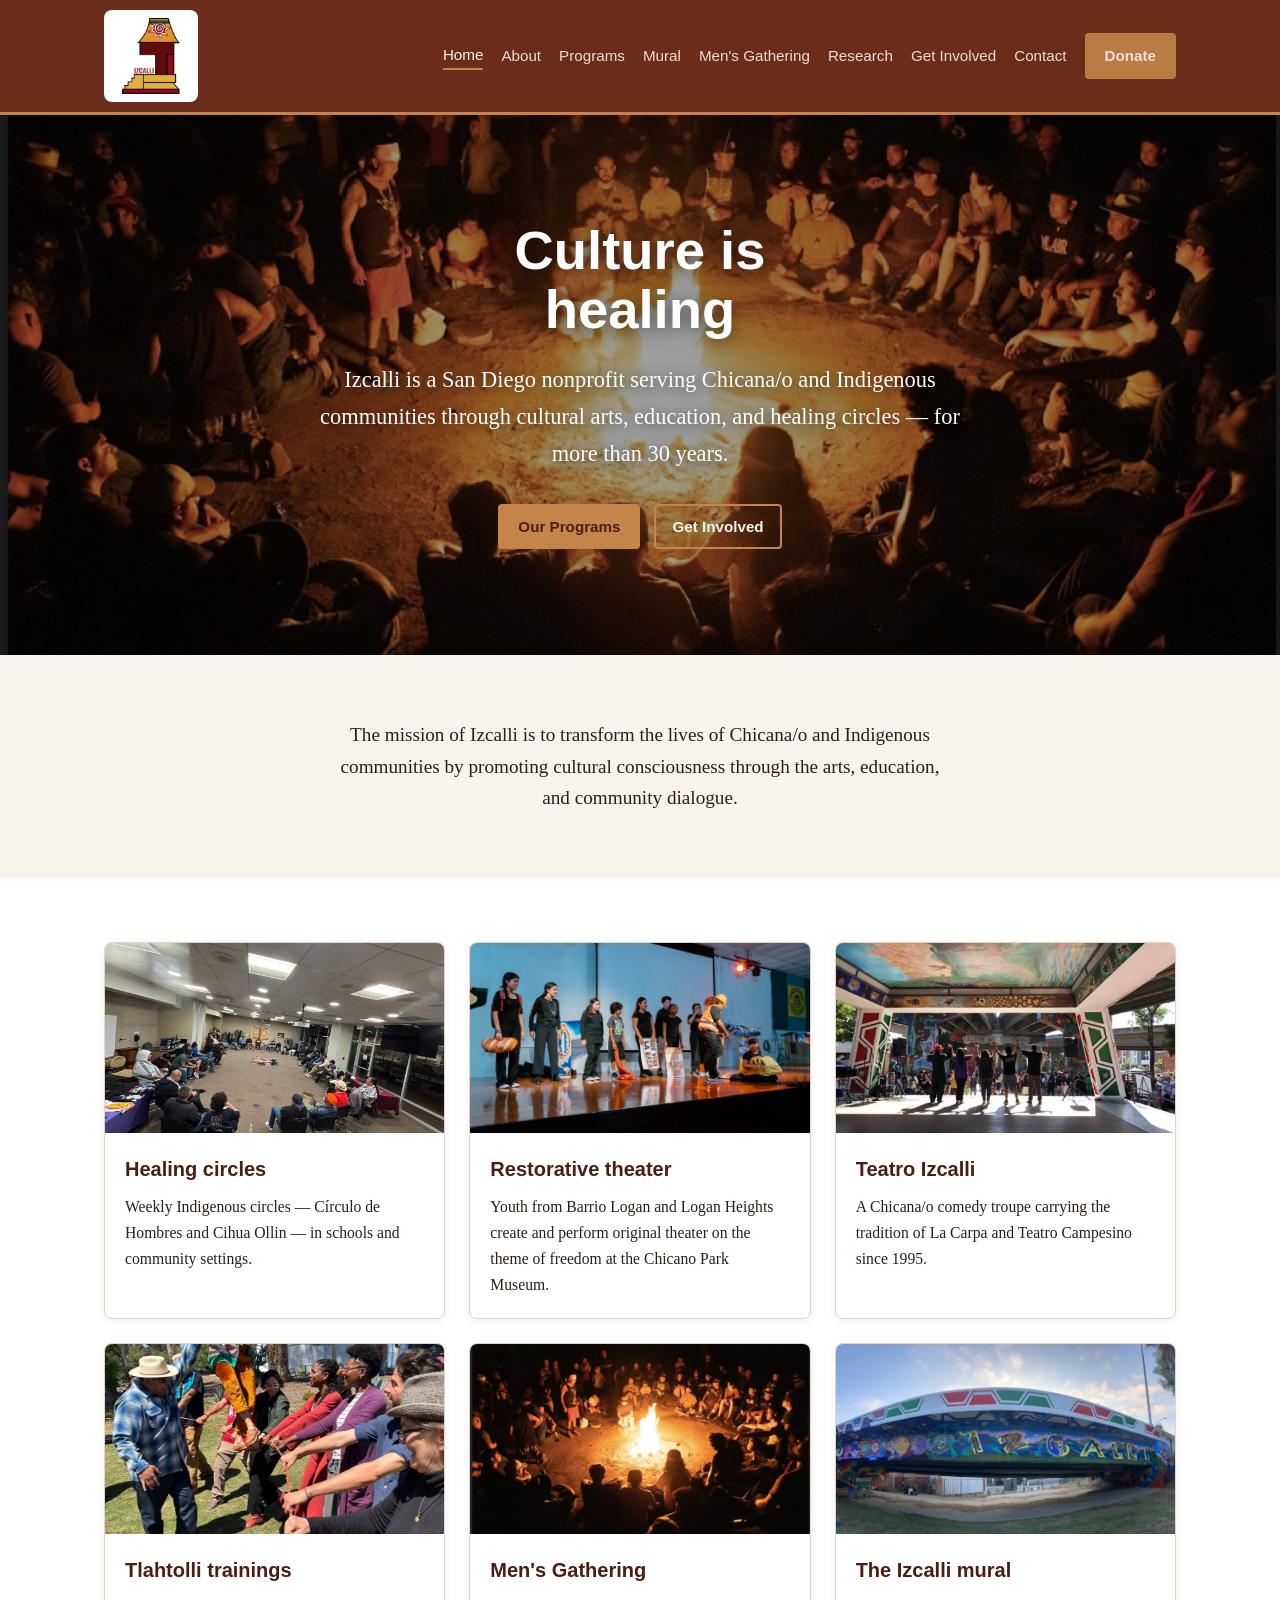
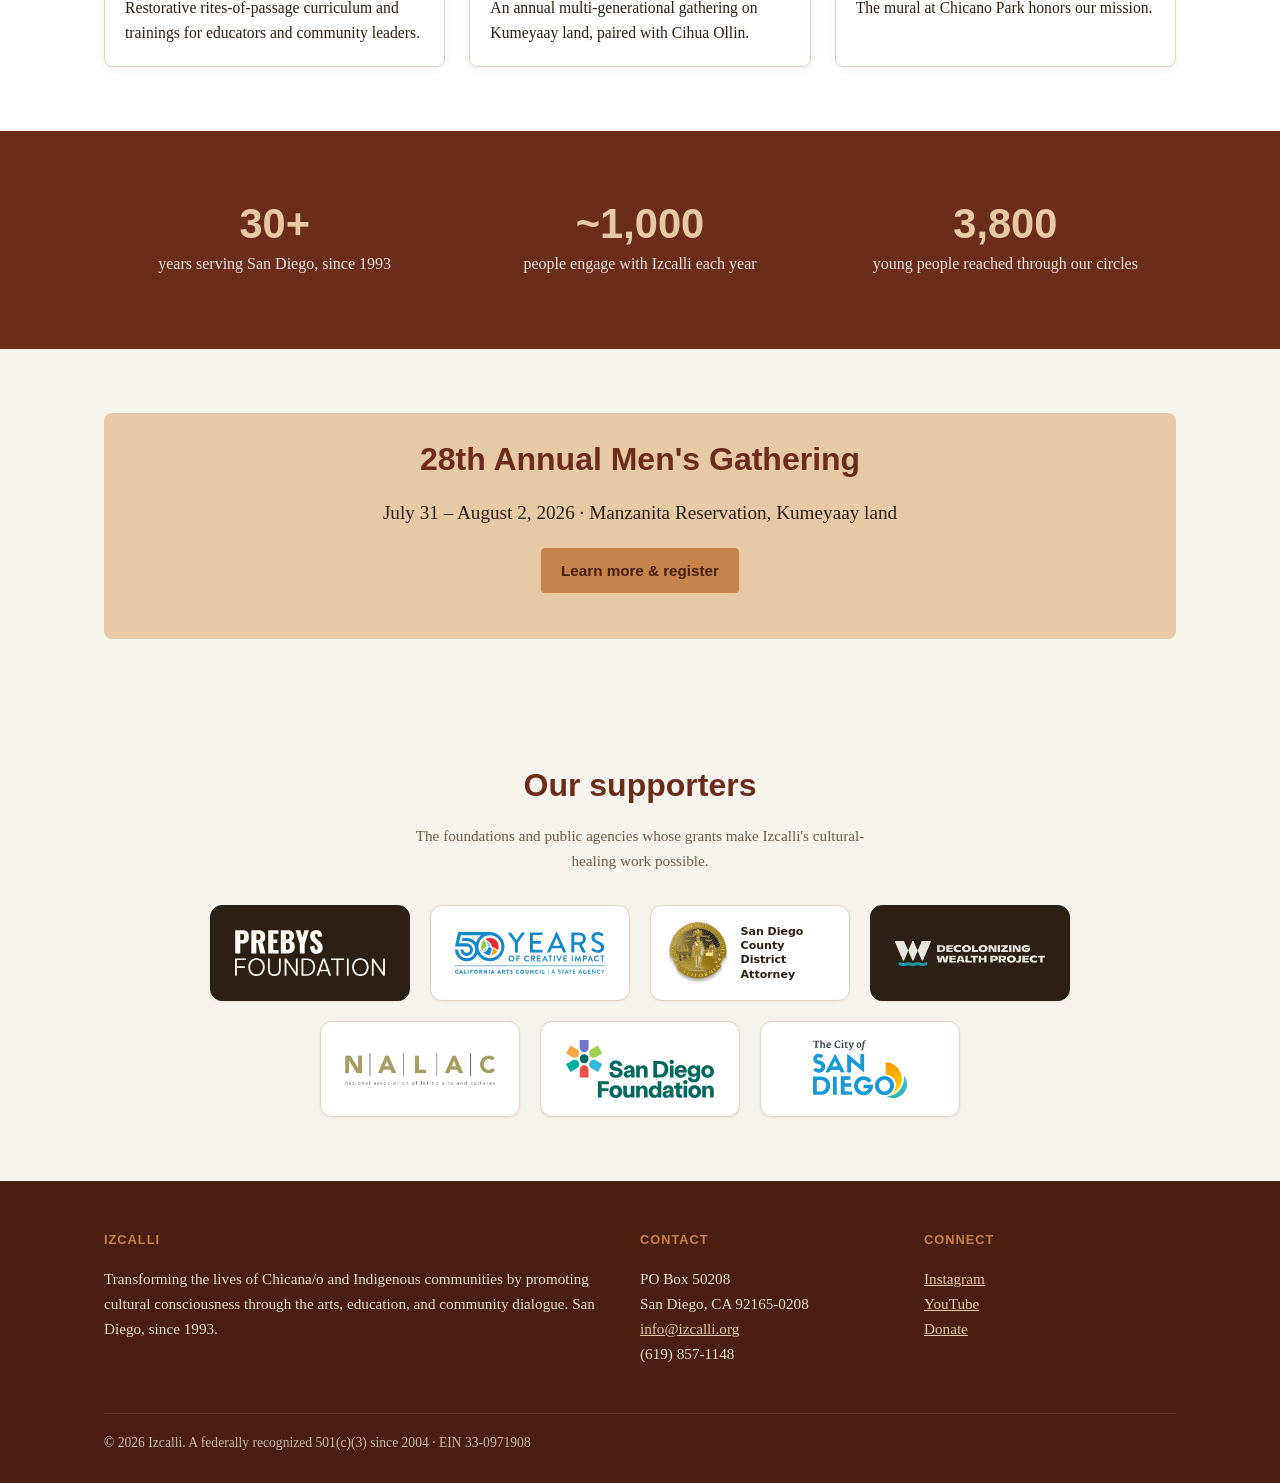
<file: index.html>
<!DOCTYPE html>
<html lang="en">
<head>
<meta charset="utf-8">
<meta name="viewport" content="width=device-width, initial-scale=1">
<meta name="robots" content="noindex, nofollow">
<title>Home &middot; Izcalli</title>
<link rel="stylesheet" href="assets/style.css">
</head>
<body>
<header class="site-header home"><div class="wrap">
  <a class="brand" href="index.html"><img src="assets/img/logo.png" alt="Izcalli"></a>
  <nav class="nav"><a href="index.html" class="active">Home</a><a href="about.html">About</a><a href="programs.html">Programs</a><a href="mural.html">Mural</a><a href="mens-gathering.html">Men's Gathering</a><a href="research.html">Research</a><a href="get-involved.html">Get Involved</a><a href="contact.html">Contact</a>
    <a class="btn" href="donate.html">Donate</a>
  </nav>
</div></header>

<section class="hero">
  <img src="assets/img/hero-circle.jpg" alt="Community gathered around a fire at night">
  <div class="overlay">
    <h1>Culture is healing</h1>
    <p>Izcalli is a San Diego nonprofit serving Chicana/o and Indigenous communities through cultural arts, education, and healing circles &mdash; for more than 30 years.</p>
    <div class="cta-row">
      <a class="btn" href="programs.html">Our Programs</a>
      <a class="btn ghost" href="get-involved.html">Get Involved</a>
    </div>
  </div>
</section>

<section class="section">
  <div class="wrap center">
    <p class="lead" style="max-width:64ch;margin:0 auto">The mission of Izcalli is to transform the lives of Chicana/o and Indigenous communities by promoting cultural consciousness through the arts, education, and community dialogue.</p>
  </div>
</section>

<section class="section alt">
  <div class="wrap">
    <div class="grid cols-3">
      <a class="card" href="programs.html#healing-circles"><img src="assets/img/healing-circle.jpg" alt="Indigenous healing circle"><div class="body"><h3>Healing circles</h3><p>Weekly Indigenous circles &mdash; C&iacute;rculo de Hombres and Cihua Ollin &mdash; in schools and community settings.</p></div></a>
      <a class="card" href="programs.html#restorative-theater"><img src="assets/img/restorative-theater.jpg" alt="Youth performing original theater at Chicano Park"><div class="body"><h3>Restorative theater</h3><p>Youth from Barrio Logan and Logan Heights create and perform original theater on the theme of freedom at the Chicano Park Museum.</p></div></a>
      <a class="card" href="programs.html#teatro"><img src="assets/img/teatro.jpg" alt="Teatro Izcalli performers"><div class="body"><h3>Teatro Izcalli</h3><p>A Chicana/o comedy troupe carrying the tradition of La Carpa and Teatro Campesino since 1995.</p></div></a>
      <a class="card" href="programs.html#tlahtolli"><img src="assets/img/training.jpg" alt="Tlahtolli training circle"><div class="body"><h3>Tlahtolli trainings</h3><p>Restorative rites-of-passage curriculum and trainings for educators and community leaders.</p></div></a>
      <a class="card" href="mens-gathering.html"><img src="assets/img/hero-circle.jpg" alt="Annual Men's Gathering fire"><div class="body"><h3>Men's Gathering</h3><p>An annual multi-generational gathering on Kumeyaay land, paired with Cihua Ollin.</p></div></a>
      <a class="card" href="mural.html"><img src="assets/img/mural-izcalli.jpg" alt="The Izcalli mural at Chicano Park"><div class="body"><h3>The Izcalli mural</h3><p>The mural at Chicano Park honors our mission.</p></div></a>
    </div>
  </div>
</section>

<section class="section impact">
  <div class="wrap">
    <div class="grid">
      <div class="stat"><div class="num">30+</div><div class="lbl">years serving San Diego, since 1993</div></div><div class="stat"><div class="num">~1,000</div><div class="lbl">people engage with Izcalli each year</div></div><div class="stat"><div class="num">3,800</div><div class="lbl">young people reached through our circles</div></div>
    </div>
  </div>
</section>

<section class="section">
  <div class="wrap">
    <div class="calloutbox">
      <h2 style="margin-bottom:.2em">28th Annual Men's Gathering</h2>
      <p class="lead">July 31 &ndash; August 2, 2026 &middot; Manzanita Reservation, Kumeyaay land</p>
      <p><a class="btn" href="mens-gathering.html">Learn more &amp; register</a></p>
    </div>
  </div>
</section>

<section class="section funders-section"><div class="wrap center">
  <h2>Our supporters</h2>
  <p class="muted" style="max-width:62ch;margin:0 auto">The foundations and public agencies whose grants make Izcalli's cultural-healing work possible.</p>
  <div class="funders"><div class="funder-card funder-card--dark"><img src="assets/img/funders/prebys.svg" alt="Prebys Foundation" title="Prebys Foundation"></div><div class="funder-card"><img src="assets/img/funders/california-arts-council.svg" alt="California Arts Council" title="California Arts Council"></div><div class="funder-card funder-card--seal"><img src="assets/img/funders/sd-district-attorney.png" alt="San Diego County District Attorney"><span class="funder-name">San Diego County District Attorney</span></div><div class="funder-card funder-card--dark"><img src="assets/img/funders/decolonizing-wealth.svg" alt="Decolonizing Wealth Project" title="Decolonizing Wealth Project"></div><div class="funder-card"><img src="assets/img/funders/nalac.png" alt="National Association of Latino Arts and Cultures" title="National Association of Latino Arts and Cultures"></div><div class="funder-card"><img src="assets/img/funders/san-diego-foundation.svg" alt="San Diego Foundation" title="San Diego Foundation"></div><div class="funder-card"><img src="assets/img/funders/city-of-san-diego.svg" alt="City of San Diego" title="City of San Diego"></div></div>
</div></section>
<footer class="site-footer"><div class="wrap">
  <div class="grid">
    <div>
      <h4>Izcalli</h4>
      <p>Transforming the lives of Chicana/o and Indigenous communities by promoting cultural consciousness through the arts, education, and community dialogue. San Diego, since 1993.</p>
    </div>
    <div>
      <h4>Contact</h4>
      <p>PO Box 50208<br>San Diego, CA 92165-0208<br>
      <a href="mailto:info@izcalli.org">info@izcalli.org</a><br>(619) 857-1148</p>
    </div>
    <div>
      <h4>Connect</h4>
      <p><a href="https://www.instagram.com/teatroizcalli/">Instagram</a><br>
      <a href="https://www.youtube.com/@IzcalliOrg">YouTube</a><br>
      <a href="donate.html">Donate</a></p>
    </div>
  </div>
  <div class="bottom">
    <span>&copy; 2026 Izcalli. A federally recognized 501(c)(3) since 2004 &middot; EIN 33-0971908</span>
  </div>
</div></footer>
</body>
</html>
</file>
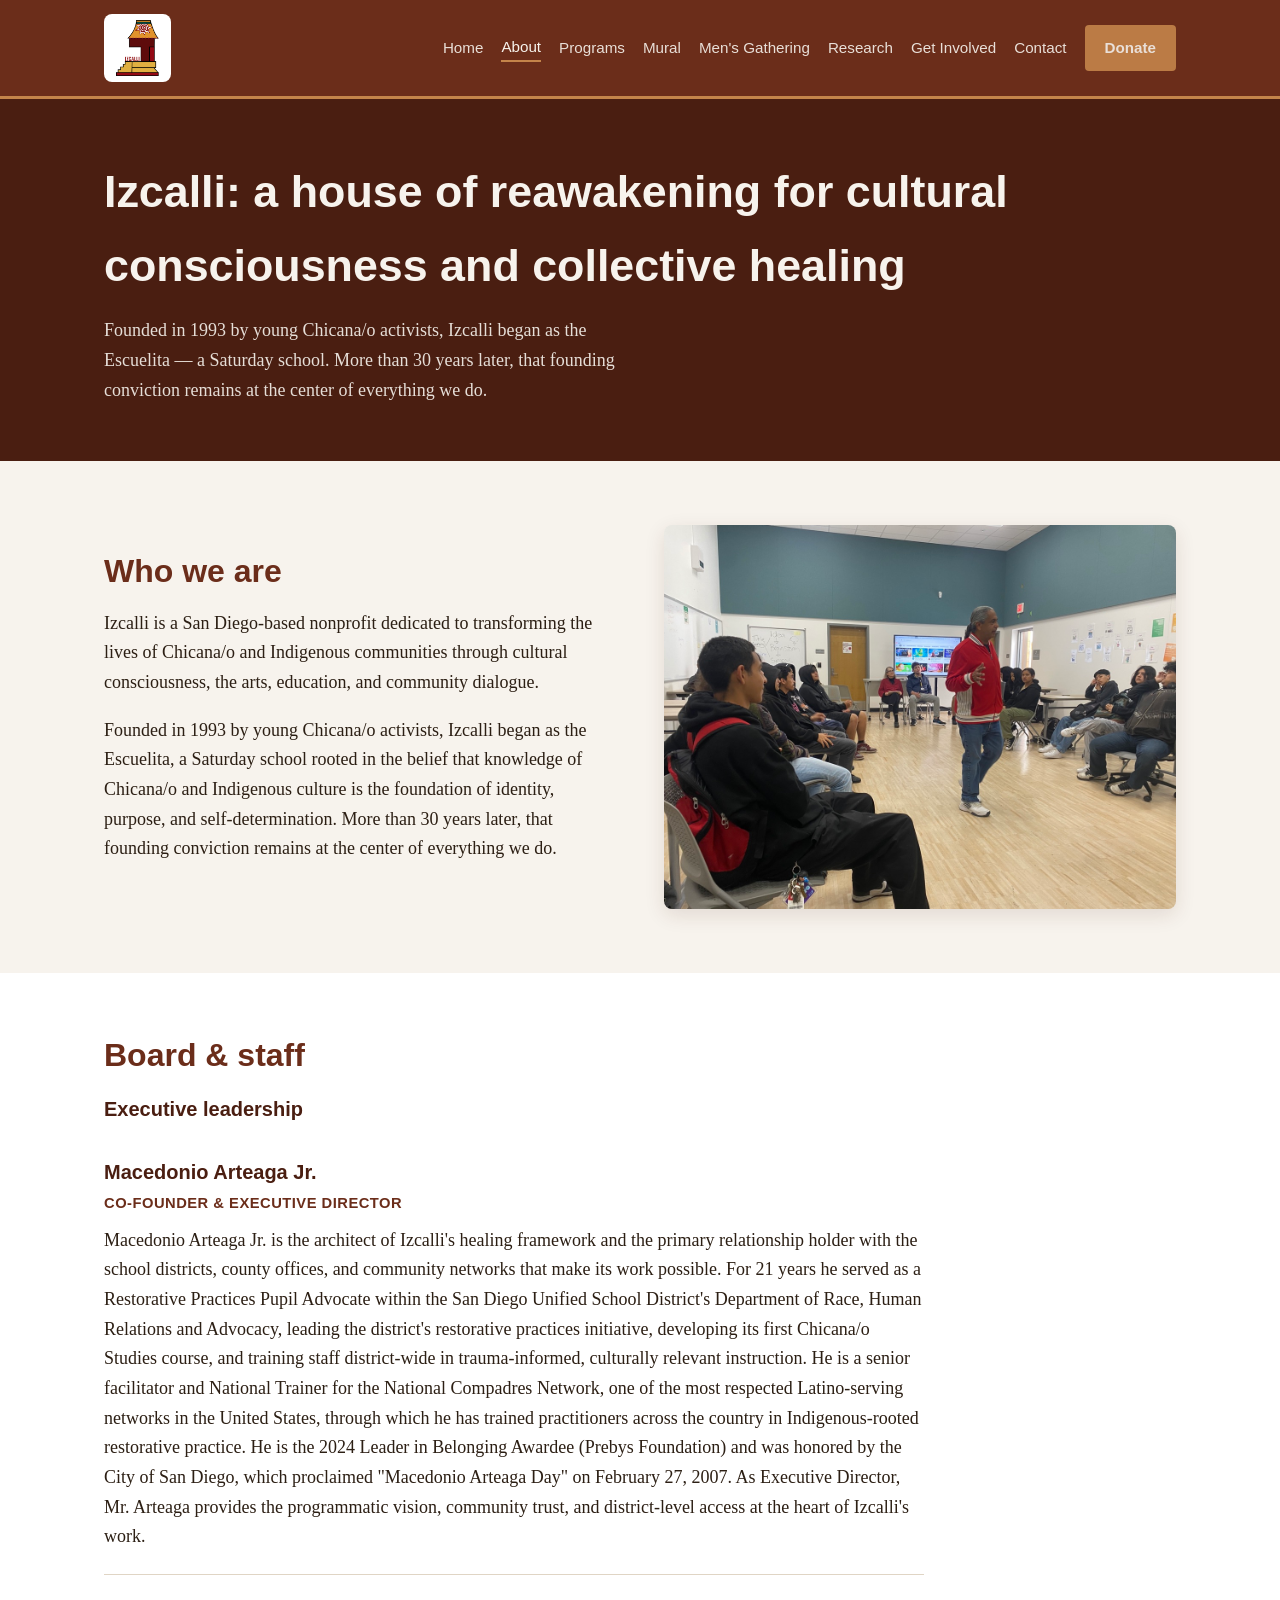
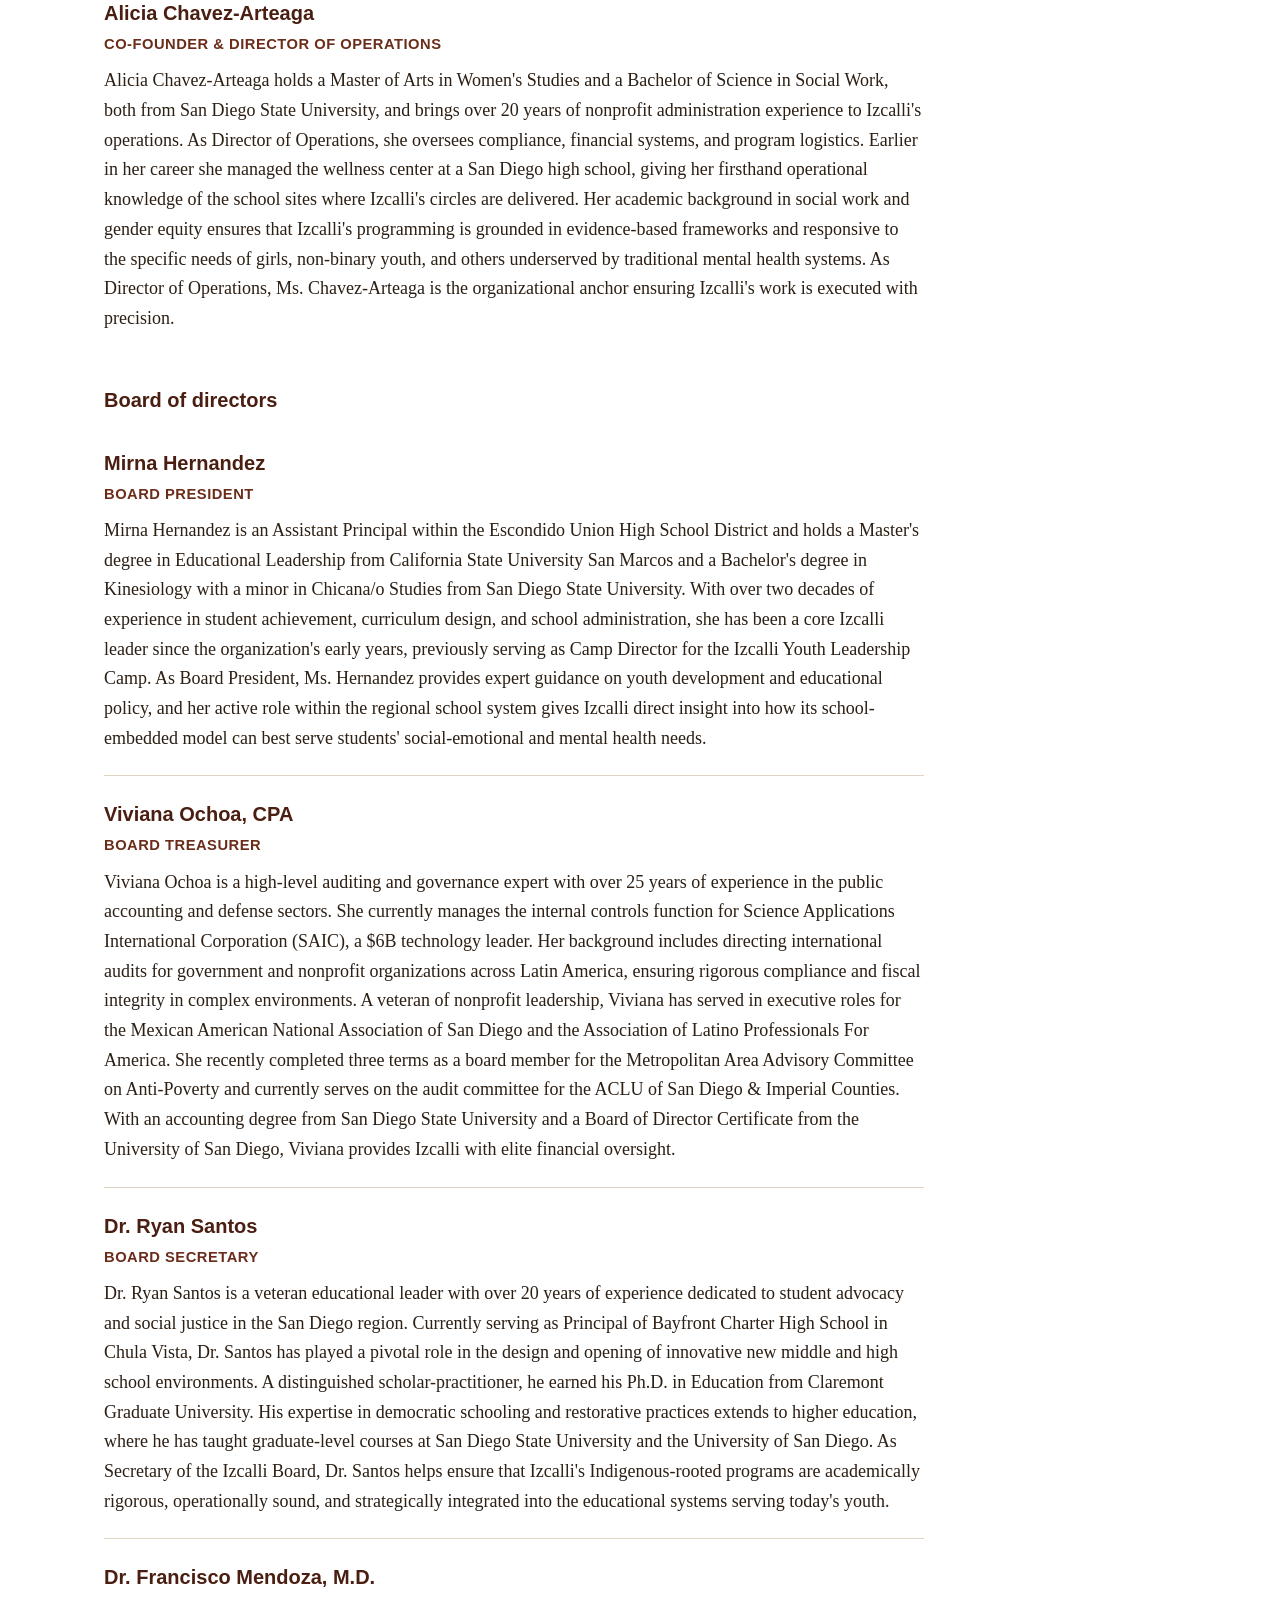
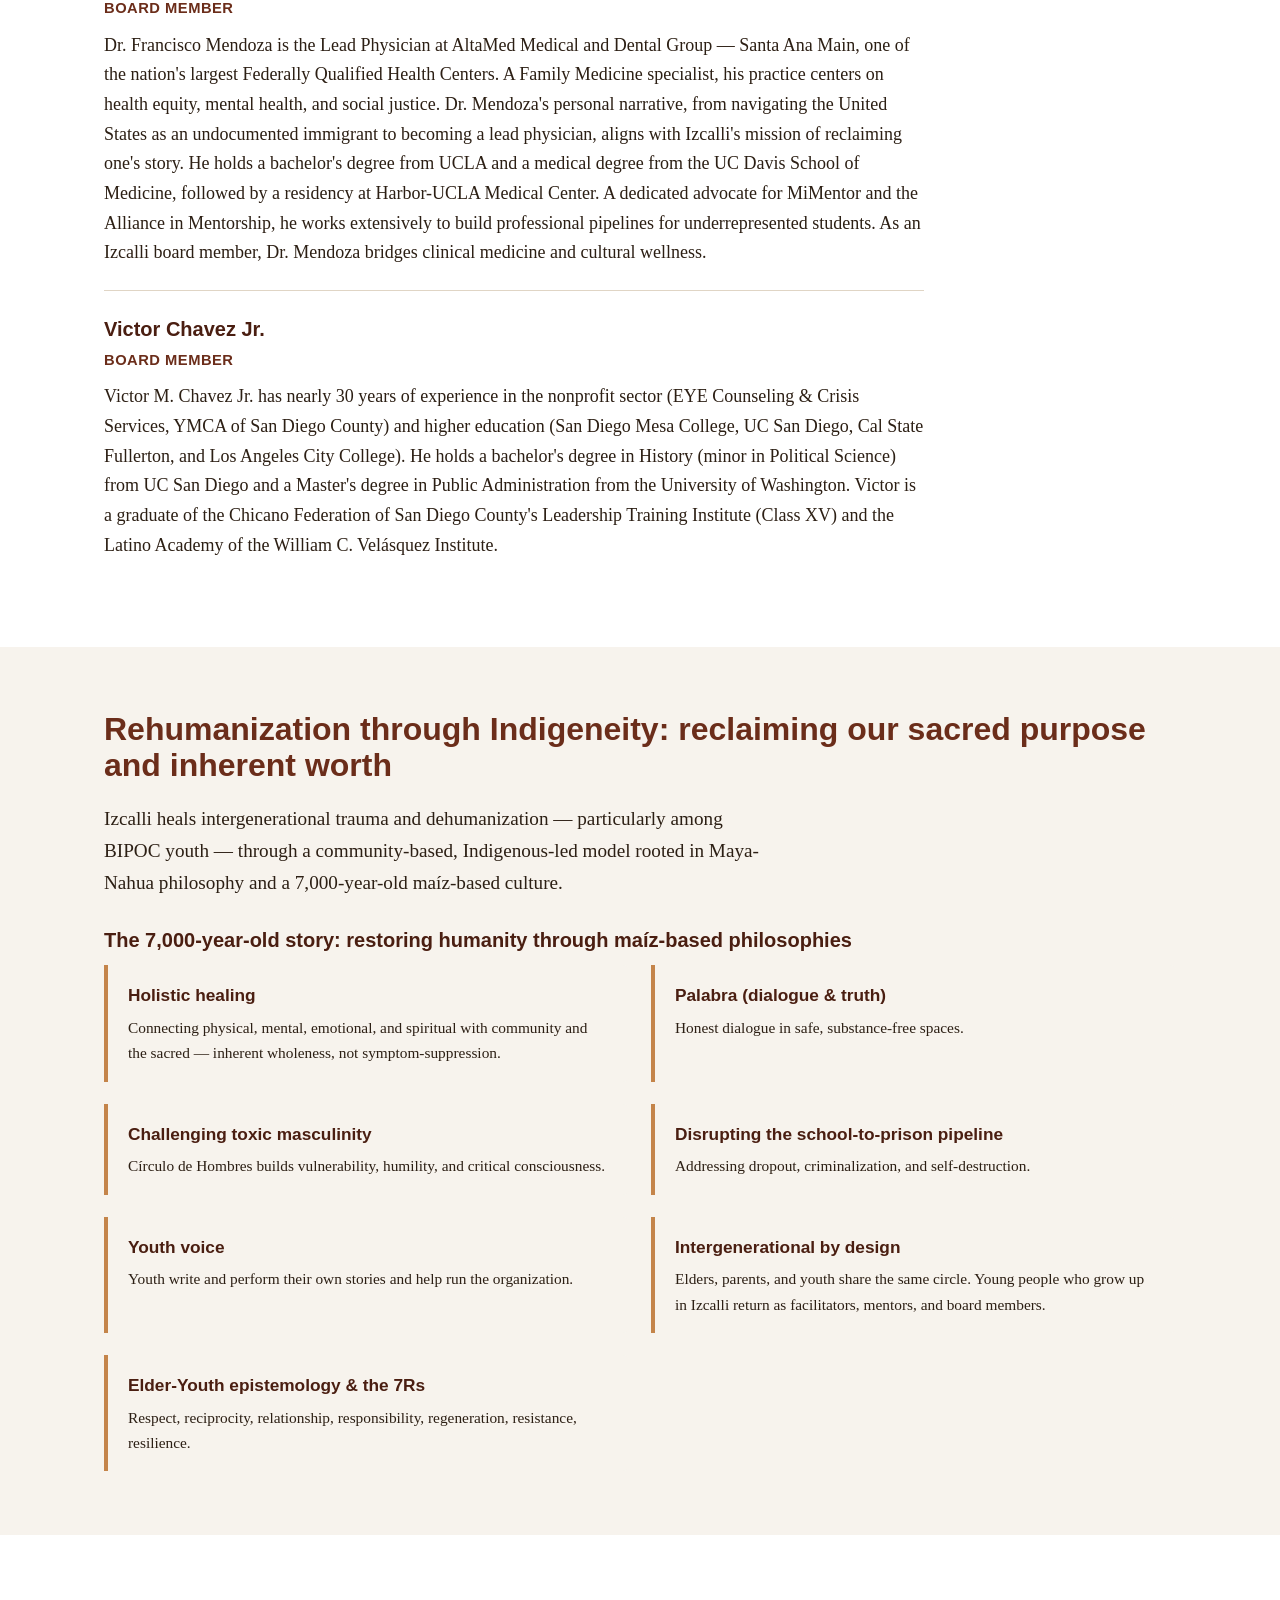
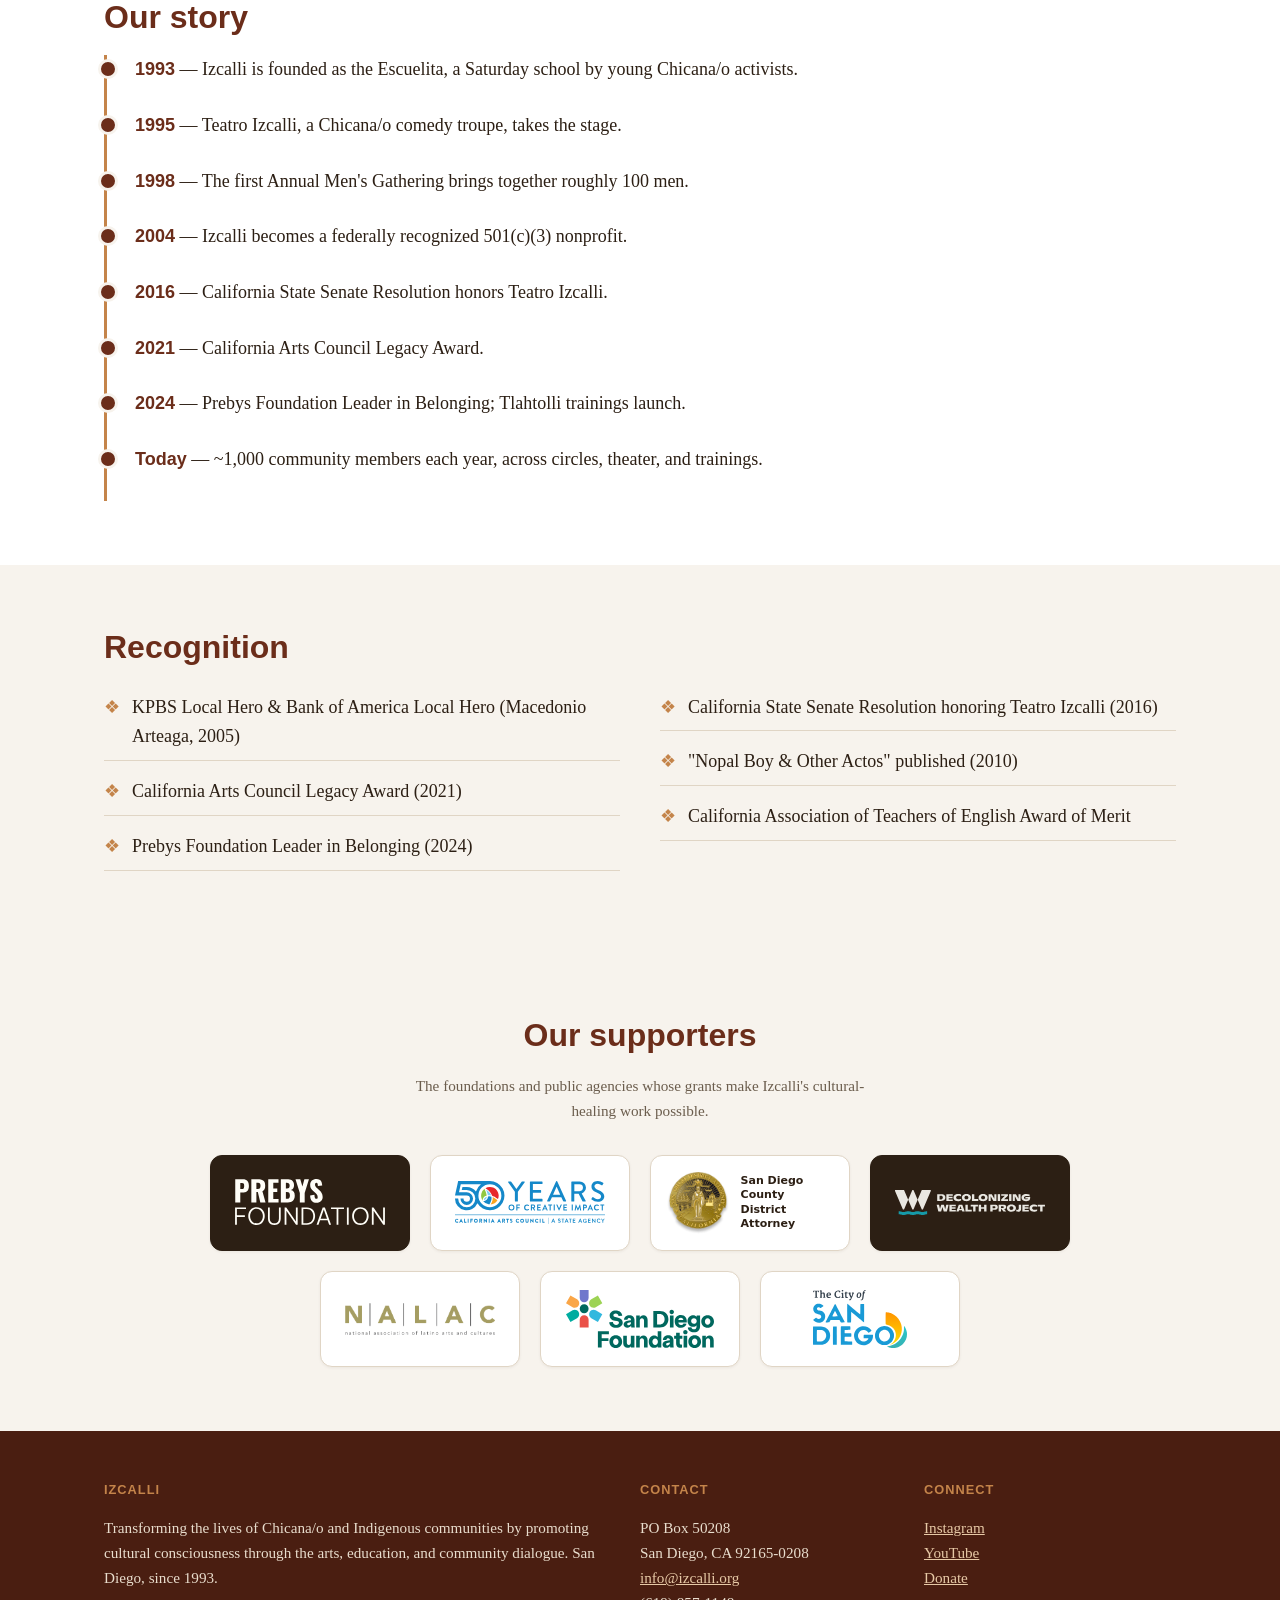
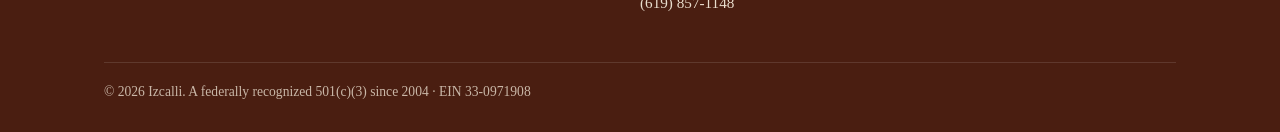
<file: about.html>
<!DOCTYPE html>
<html lang="en">
<head>
<meta charset="utf-8">
<meta name="viewport" content="width=device-width, initial-scale=1">
<meta name="robots" content="noindex, nofollow">
<title>About &middot; Izcalli</title>
<link rel="stylesheet" href="assets/style.css">
</head>
<body>
<header class="site-header"><div class="wrap">
  <a class="brand" href="index.html"><img src="assets/img/logo.png" alt="Izcalli"></a>
  <nav class="nav"><a href="index.html">Home</a><a href="about.html" class="active">About</a><a href="programs.html">Programs</a><a href="mural.html">Mural</a><a href="mens-gathering.html">Men's Gathering</a><a href="research.html">Research</a><a href="get-involved.html">Get Involved</a><a href="contact.html">Contact</a>
    <a class="btn" href="donate.html">Donate</a>
  </nav>
</div></header>

<section class="pagehead"><div class="wrap">
  <h1>Izcalli: a house of reawakening for cultural consciousness and collective healing</h1>
  <p>Founded in 1993 by young Chicana/o activists, Izcalli began as the Escuelita &mdash; a Saturday school. More than 30 years later, that founding conviction remains at the center of everything we do.</p>
</div></section>

<section class="section">
  <div class="wrap split">
    <div>
      <h2>Who we are</h2>
      <p>Izcalli is a San Diego-based nonprofit dedicated to transforming the lives of Chicana/o and Indigenous communities through cultural consciousness, the arts, education, and community dialogue.</p>
      <p>Founded in 1993 by young Chicana/o activists, Izcalli began as the Escuelita, a Saturday school rooted in the belief that knowledge of Chicana/o and Indigenous culture is the foundation of identity, purpose, and self-determination. More than 30 years later, that founding conviction remains at the center of everything we do.</p>
    </div>
    <img src="assets/img/approach-circle.jpg" alt="Macedonio Arteaga facilitating a community circle">
  </div>
</section>

<section class="section alt">
  <div class="wrap">
    <h2>Board &amp; staff</h2>
    <h3 style="margin-top:18px">Executive leadership</h3>
    <div class="bios">
      <div class="bio">
        <h3>Macedonio Arteaga Jr.</h3>
        <p class="role">Co-Founder &amp; Executive Director</p>
        <p>Macedonio Arteaga Jr. is the architect of Izcalli's healing framework and the primary relationship holder with the school districts, county offices, and community networks that make its work possible. For 21 years he served as a Restorative Practices Pupil Advocate within the San Diego Unified School District's Department of Race, Human Relations and Advocacy, leading the district's restorative practices initiative, developing its first Chicana/o Studies course, and training staff district-wide in trauma-informed, culturally relevant instruction. He is a senior facilitator and National Trainer for the National Compadres Network, one of the most respected Latino-serving networks in the United States, through which he has trained practitioners across the country in Indigenous-rooted restorative practice. He is the 2024 Leader in Belonging Awardee (Prebys Foundation) and was honored by the City of San Diego, which proclaimed "Macedonio Arteaga Day" on February 27, 2007. As Executive Director, Mr. Arteaga provides the programmatic vision, community trust, and district-level access at the heart of Izcalli's work.</p>
      </div>
      <div class="bio">
        <h3>Alicia Chavez-Arteaga</h3>
        <p class="role">Co-Founder &amp; Director of Operations</p>
        <p>Alicia Chavez-Arteaga holds a Master of Arts in Women's Studies and a Bachelor of Science in Social Work, both from San Diego State University, and brings over 20 years of nonprofit administration experience to Izcalli's operations. As Director of Operations, she oversees compliance, financial systems, and program logistics. Earlier in her career she managed the wellness center at a San Diego high school, giving her firsthand operational knowledge of the school sites where Izcalli's circles are delivered. Her academic background in social work and gender equity ensures that Izcalli's programming is grounded in evidence-based frameworks and responsive to the specific needs of girls, non-binary youth, and others underserved by traditional mental health systems. As Director of Operations, Ms. Chavez-Arteaga is the organizational anchor ensuring Izcalli's work is executed with precision.</p>
      </div>
    </div>
    <h3 style="margin-top:28px">Board of directors</h3>
    <div class="bios">
      <div class="bio">
        <h3>Mirna Hernandez</h3>
        <p class="role">Board President</p>
        <p>Mirna Hernandez is an Assistant Principal within the Escondido Union High School District and holds a Master's degree in Educational Leadership from California State University San Marcos and a Bachelor's degree in Kinesiology with a minor in Chicana/o Studies from San Diego State University. With over two decades of experience in student achievement, curriculum design, and school administration, she has been a core Izcalli leader since the organization's early years, previously serving as Camp Director for the Izcalli Youth Leadership Camp. As Board President, Ms. Hernandez provides expert guidance on youth development and educational policy, and her active role within the regional school system gives Izcalli direct insight into how its school-embedded model can best serve students' social-emotional and mental health needs.</p>
      </div>
      <div class="bio">
        <h3>Viviana Ochoa, CPA</h3>
        <p class="role">Board Treasurer</p>
        <p>Viviana Ochoa is a high-level auditing and governance expert with over 25 years of experience in the public accounting and defense sectors. She currently manages the internal controls function for Science Applications International Corporation (SAIC), a $6B technology leader. Her background includes directing international audits for government and nonprofit organizations across Latin America, ensuring rigorous compliance and fiscal integrity in complex environments. A veteran of nonprofit leadership, Viviana has served in executive roles for the Mexican American National Association of San Diego and the Association of Latino Professionals For America. She recently completed three terms as a board member for the Metropolitan Area Advisory Committee on Anti-Poverty and currently serves on the audit committee for the ACLU of San Diego &amp; Imperial Counties. With an accounting degree from San Diego State University and a Board of Director Certificate from the University of San Diego, Viviana provides Izcalli with elite financial oversight.</p>
      </div>
      <div class="bio">
        <h3>Dr. Ryan Santos</h3>
        <p class="role">Board Secretary</p>
        <p>Dr. Ryan Santos is a veteran educational leader with over 20 years of experience dedicated to student advocacy and social justice in the San Diego region. Currently serving as Principal of Bayfront Charter High School in Chula Vista, Dr. Santos has played a pivotal role in the design and opening of innovative new middle and high school environments. A distinguished scholar-practitioner, he earned his Ph.D. in Education from Claremont Graduate University. His expertise in democratic schooling and restorative practices extends to higher education, where he has taught graduate-level courses at San Diego State University and the University of San Diego. As Secretary of the Izcalli Board, Dr. Santos helps ensure that Izcalli's Indigenous-rooted programs are academically rigorous, operationally sound, and strategically integrated into the educational systems serving today's youth.</p>
      </div>
      <div class="bio">
        <h3>Dr. Francisco Mendoza, M.D.</h3>
        <p class="role">Board Member</p>
        <p>Dr. Francisco Mendoza is the Lead Physician at AltaMed Medical and Dental Group &mdash; Santa Ana Main, one of the nation's largest Federally Qualified Health Centers. A Family Medicine specialist, his practice centers on health equity, mental health, and social justice. Dr. Mendoza's personal narrative, from navigating the United States as an undocumented immigrant to becoming a lead physician, aligns with Izcalli's mission of reclaiming one's story. He holds a bachelor's degree from UCLA and a medical degree from the UC Davis School of Medicine, followed by a residency at Harbor-UCLA Medical Center. A dedicated advocate for MiMentor and the Alliance in Mentorship, he works extensively to build professional pipelines for underrepresented students. As an Izcalli board member, Dr. Mendoza bridges clinical medicine and cultural wellness.</p>
      </div>
      <div class="bio">
        <h3>Victor Chavez Jr.</h3>
        <p class="role">Board Member</p>
        <p>Victor M. Chavez Jr. has nearly 30 years of experience in the nonprofit sector (EYE Counseling &amp; Crisis Services, YMCA of San Diego County) and higher education (San Diego Mesa College, UC San Diego, Cal State Fullerton, and Los Angeles City College). He holds a bachelor's degree in History (minor in Political Science) from UC San Diego and a Master's degree in Public Administration from the University of Washington. Victor is a graduate of the Chicano Federation of San Diego County's Leadership Training Institute (Class XV) and the Latino Academy of the William C. Vel&aacute;squez Institute.</p>
      </div>
    </div>
  </div>
</section>

<section class="section">
  <div class="wrap">
    <h2>Rehumanization through Indigeneity: reclaiming our sacred purpose and inherent worth</h2>
    <p class="lead" style="max-width:70ch">Izcalli heals intergenerational trauma and dehumanization &mdash; particularly among BIPOC youth &mdash; through a community-based, Indigenous-led model rooted in Maya-Nahua philosophy and a 7,000-year-old ma&iacute;z-based culture.</p>
    <h3 style="margin-top:26px">The 7,000-year-old story: restoring humanity through ma&iacute;z-based philosophies</h3>
    <div class="pillars">
      <div class="pillar"><h3>Holistic healing</h3><p>Connecting physical, mental, emotional, and spiritual with community and the sacred &mdash; inherent wholeness, not symptom-suppression.</p></div>
      <div class="pillar"><h3>Palabra (dialogue &amp; truth)</h3><p>Honest dialogue in safe, substance-free spaces.</p></div>
      <div class="pillar"><h3>Challenging toxic masculinity</h3><p>C&iacute;rculo de Hombres builds vulnerability, humility, and critical consciousness.</p></div>
      <div class="pillar"><h3>Disrupting the school-to-prison pipeline</h3><p>Addressing dropout, criminalization, and self-destruction.</p></div>
      <div class="pillar"><h3>Youth voice</h3><p>Youth write and perform their own stories and help run the organization.</p></div>
      <div class="pillar"><h3>Intergenerational by design</h3><p>Elders, parents, and youth share the same circle. Young people who grow up in Izcalli return as facilitators, mentors, and board members.</p></div>
      <div class="pillar"><h3>Elder-Youth epistemology &amp; the 7Rs</h3><p>Respect, reciprocity, relationship, responsibility, regeneration, resistance, resilience.</p></div>
    </div>
  </div>
</section>

<section class="section alt">
  <div class="wrap">
    <h2>Our story</h2>
    <ul class="timeline">
      <li><span class="yr">1993</span> &mdash; Izcalli is founded as the Escuelita, a Saturday school by young Chicana/o activists.</li>
      <li><span class="yr">1995</span> &mdash; Teatro Izcalli, a Chicana/o comedy troupe, takes the stage.</li>
      <li><span class="yr">1998</span> &mdash; The first Annual Men's Gathering brings together roughly 100 men.</li>
      <li><span class="yr">2004</span> &mdash; Izcalli becomes a federally recognized 501(c)(3) nonprofit.</li>
      <li><span class="yr">2016</span> &mdash; California State Senate Resolution honors Teatro Izcalli.</li>
      <li><span class="yr">2021</span> &mdash; California Arts Council Legacy Award.</li>
      <li><span class="yr">2024</span> &mdash; Prebys Foundation Leader in Belonging; Tlahtolli trainings launch.</li>
      <li><span class="yr">Today</span> &mdash; ~1,000 community members each year, across circles, theater, and trainings.</li>
    </ul>
  </div>
</section>

<section class="section">
  <div class="wrap">
    <h2>Recognition</h2>
    <ul class="recog clean">
      <li>KPBS Local Hero &amp; Bank of America Local Hero (Macedonio Arteaga, 2005)</li>
      <li>California Arts Council Legacy Award (2021)</li>
      <li>Prebys Foundation Leader in Belonging (2024)</li>
      <li>California State Senate Resolution honoring Teatro Izcalli (2016)</li>
      <li>"Nopal Boy &amp; Other Actos" published (2010)</li>
      <li>California Association of Teachers of English Award of Merit</li>
    </ul>
  </div>
</section>

<section class="section funders-section"><div class="wrap center">
  <h2>Our supporters</h2>
  <p class="muted" style="max-width:62ch;margin:0 auto">The foundations and public agencies whose grants make Izcalli's cultural-healing work possible.</p>
  <div class="funders"><div class="funder-card funder-card--dark"><img src="assets/img/funders/prebys.svg" alt="Prebys Foundation" title="Prebys Foundation"></div><div class="funder-card"><img src="assets/img/funders/california-arts-council.svg" alt="California Arts Council" title="California Arts Council"></div><div class="funder-card funder-card--seal"><img src="assets/img/funders/sd-district-attorney.png" alt="San Diego County District Attorney"><span class="funder-name">San Diego County District Attorney</span></div><div class="funder-card funder-card--dark"><img src="assets/img/funders/decolonizing-wealth.svg" alt="Decolonizing Wealth Project" title="Decolonizing Wealth Project"></div><div class="funder-card"><img src="assets/img/funders/nalac.png" alt="National Association of Latino Arts and Cultures" title="National Association of Latino Arts and Cultures"></div><div class="funder-card"><img src="assets/img/funders/san-diego-foundation.svg" alt="San Diego Foundation" title="San Diego Foundation"></div><div class="funder-card"><img src="assets/img/funders/city-of-san-diego.svg" alt="City of San Diego" title="City of San Diego"></div></div>
</div></section>
<footer class="site-footer"><div class="wrap">
  <div class="grid">
    <div>
      <h4>Izcalli</h4>
      <p>Transforming the lives of Chicana/o and Indigenous communities by promoting cultural consciousness through the arts, education, and community dialogue. San Diego, since 1993.</p>
    </div>
    <div>
      <h4>Contact</h4>
      <p>PO Box 50208<br>San Diego, CA 92165-0208<br>
      <a href="mailto:info@izcalli.org">info@izcalli.org</a><br>(619) 857-1148</p>
    </div>
    <div>
      <h4>Connect</h4>
      <p><a href="https://www.instagram.com/teatroizcalli/">Instagram</a><br>
      <a href="https://www.youtube.com/@IzcalliOrg">YouTube</a><br>
      <a href="donate.html">Donate</a></p>
    </div>
  </div>
  <div class="bottom">
    <span>&copy; 2026 Izcalli. A federally recognized 501(c)(3) since 2004 &middot; EIN 33-0971908</span>
  </div>
</div></footer>
</body>
</html>
</file>
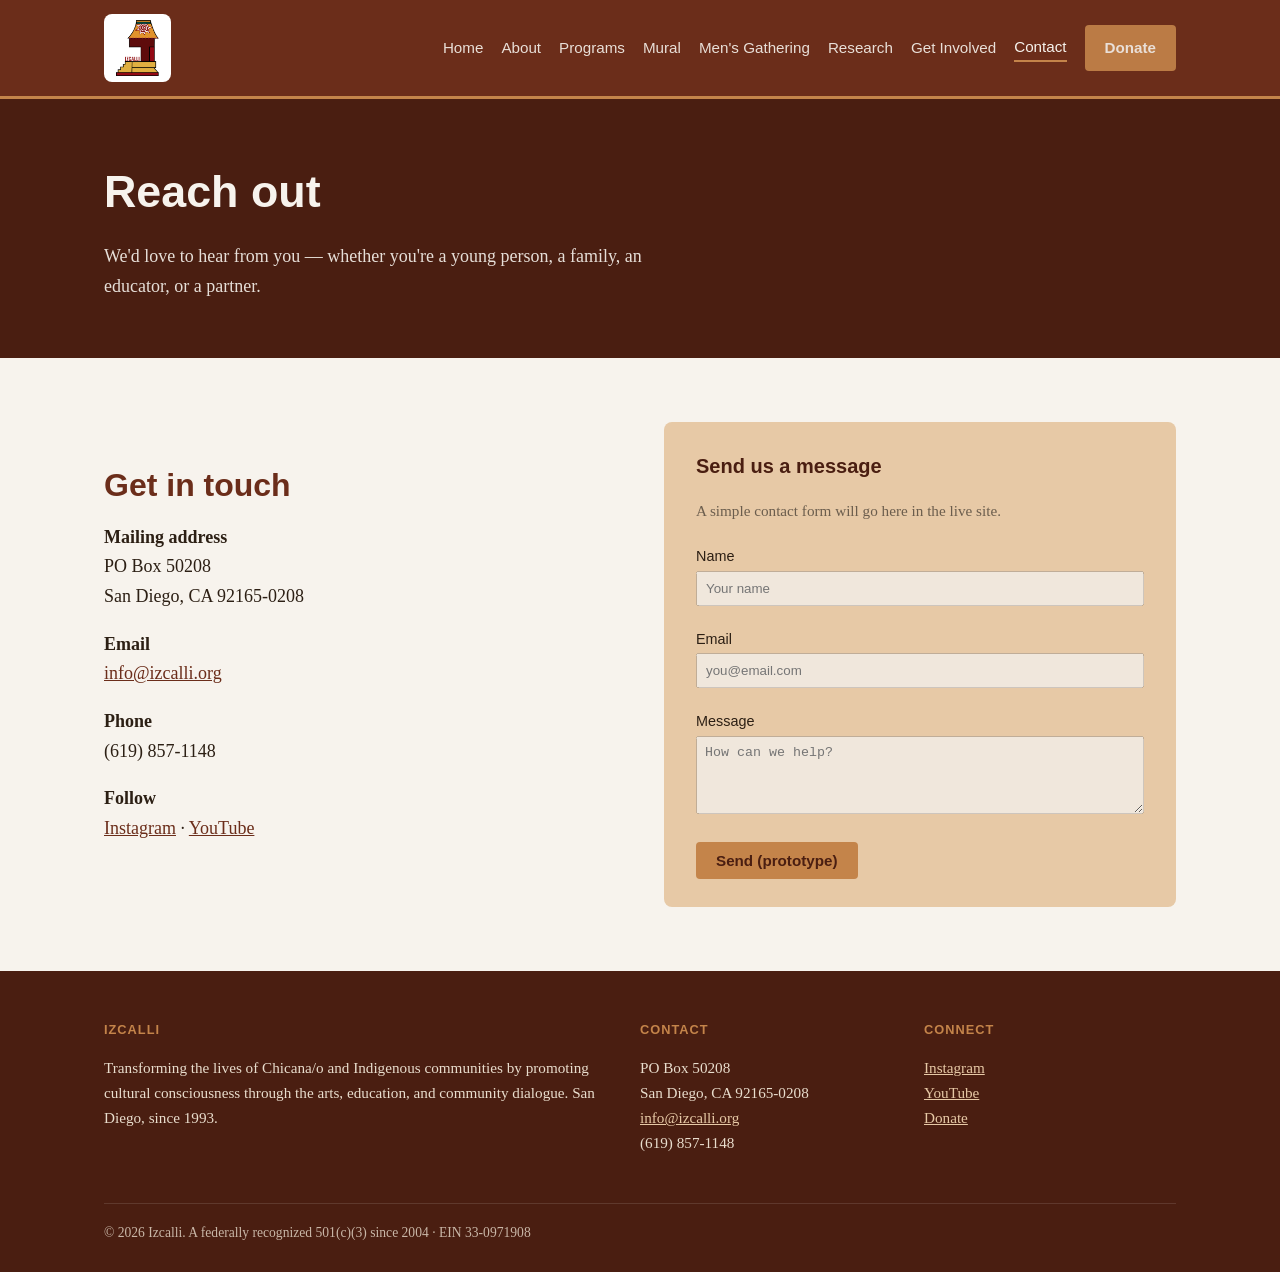
<file: contact.html>
<!DOCTYPE html>
<html lang="en">
<head>
<meta charset="utf-8">
<meta name="viewport" content="width=device-width, initial-scale=1">
<meta name="robots" content="noindex, nofollow">
<title>Contact &middot; Izcalli</title>
<link rel="stylesheet" href="assets/style.css">
</head>
<body>
<header class="site-header"><div class="wrap">
  <a class="brand" href="index.html"><img src="assets/img/logo.png" alt="Izcalli"></a>
  <nav class="nav"><a href="index.html">Home</a><a href="about.html">About</a><a href="programs.html">Programs</a><a href="mural.html">Mural</a><a href="mens-gathering.html">Men's Gathering</a><a href="research.html">Research</a><a href="get-involved.html">Get Involved</a><a href="contact.html" class="active">Contact</a>
    <a class="btn" href="donate.html">Donate</a>
  </nav>
</div></header>

<section class="pagehead"><div class="wrap">
  <h1>Reach out</h1>
  <p>We'd love to hear from you &mdash; whether you're a young person, a family, an educator, or a partner.</p>
</div></section>

<section class="section"><div class="wrap split">
  <div>
    <h2>Get in touch</h2>
    <p><strong>Mailing address</strong><br>PO Box 50208<br>San Diego, CA 92165-0208</p>
    <p><strong>Email</strong><br><a href="mailto:info@izcalli.org">info@izcalli.org</a></p>
    <p><strong>Phone</strong><br>(619) 857-1148</p>
    <p><strong>Follow</strong><br><a href="https://www.instagram.com/teatroizcalli/">Instagram</a> &middot; <a href="https://www.youtube.com/@IzcalliOrg">YouTube</a></p>
  </div>
  <div class="calloutbox" style="text-align:left">
    <h3>Send us a message</h3>
    <p class="muted">A simple contact form will go here in the live site.</p>
    <p><label class="sans" style="font-size:.9rem">Name<br><input style="width:100%;padding:8px" disabled placeholder="Your name"></label></p>
    <p><label class="sans" style="font-size:.9rem">Email<br><input style="width:100%;padding:8px" disabled placeholder="you@email.com"></label></p>
    <p><label class="sans" style="font-size:.9rem">Message<br><textarea style="width:100%;padding:8px" rows="4" disabled placeholder="How can we help?"></textarea></label></p>
    <button class="btn" disabled>Send (prototype)</button>
  </div>
</div></section>

<footer class="site-footer"><div class="wrap">
  <div class="grid">
    <div>
      <h4>Izcalli</h4>
      <p>Transforming the lives of Chicana/o and Indigenous communities by promoting cultural consciousness through the arts, education, and community dialogue. San Diego, since 1993.</p>
    </div>
    <div>
      <h4>Contact</h4>
      <p>PO Box 50208<br>San Diego, CA 92165-0208<br>
      <a href="mailto:info@izcalli.org">info@izcalli.org</a><br>(619) 857-1148</p>
    </div>
    <div>
      <h4>Connect</h4>
      <p><a href="https://www.instagram.com/teatroizcalli/">Instagram</a><br>
      <a href="https://www.youtube.com/@IzcalliOrg">YouTube</a><br>
      <a href="donate.html">Donate</a></p>
    </div>
  </div>
  <div class="bottom">
    <span>&copy; 2026 Izcalli. A federally recognized 501(c)(3) since 2004 &middot; EIN 33-0971908</span>
  </div>
</div></footer>
</body>
</html>
</file>
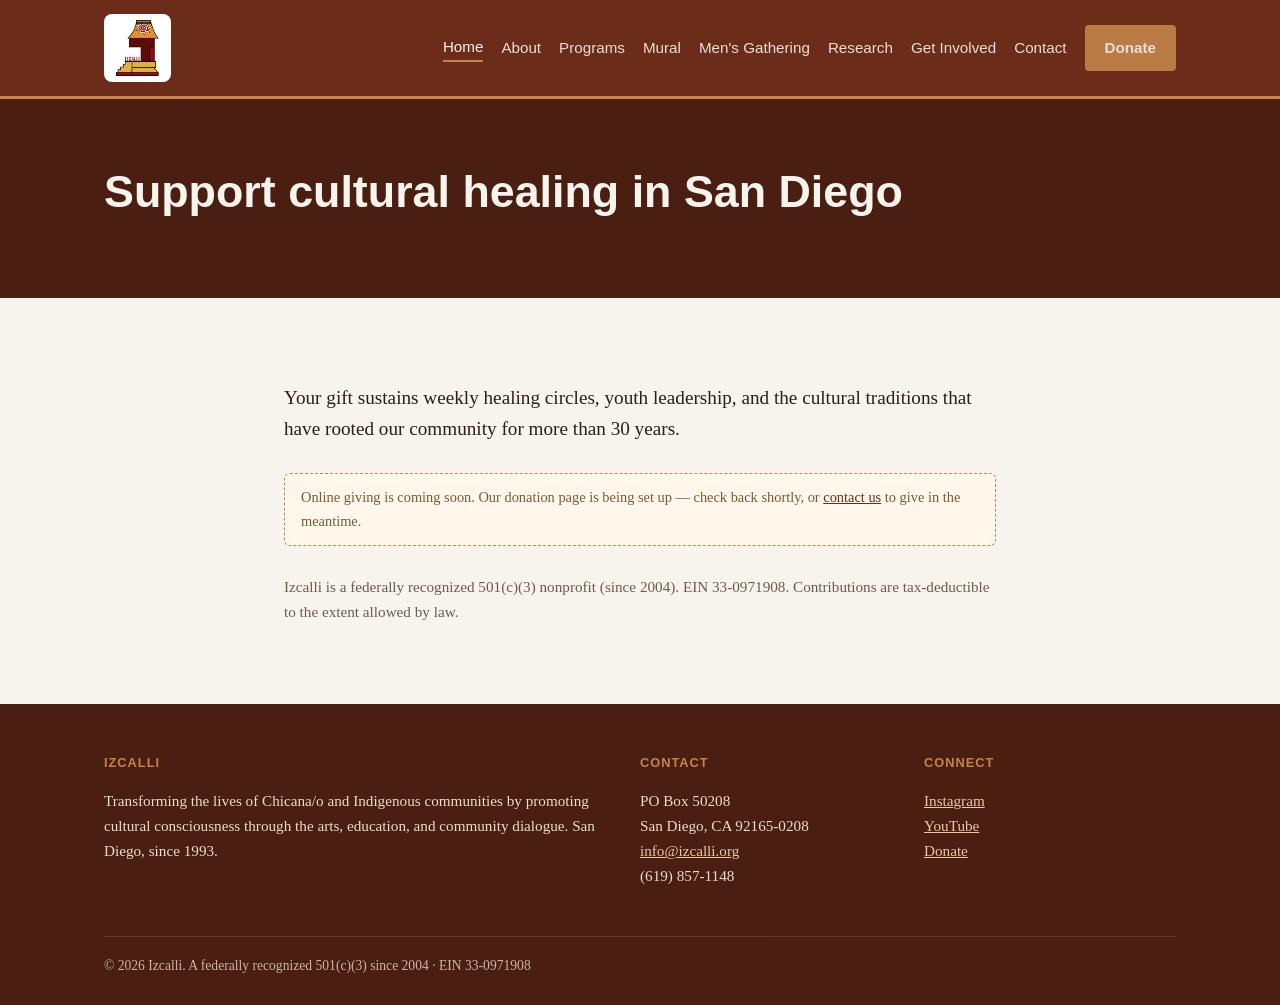
<file: donate.html>
<!DOCTYPE html>
<html lang="en">
<head>
<meta charset="utf-8">
<meta name="viewport" content="width=device-width, initial-scale=1">
<meta name="robots" content="noindex, nofollow">
<title>Donate &middot; Izcalli</title>
<link rel="stylesheet" href="assets/style.css">
</head>
<body>
<header class="site-header"><div class="wrap">
  <a class="brand" href="index.html"><img src="assets/img/logo.png" alt="Izcalli"></a>
  <nav class="nav"><a href="index.html" class="active">Home</a><a href="about.html">About</a><a href="programs.html">Programs</a><a href="mural.html">Mural</a><a href="mens-gathering.html">Men's Gathering</a><a href="research.html">Research</a><a href="get-involved.html">Get Involved</a><a href="contact.html">Contact</a>
    <a class="btn" href="donate.html">Donate</a>
  </nav>
</div></header>

<section class="pagehead"><div class="wrap">
  <h1>Support cultural healing in San Diego</h1>
</div></section>

<section class="section"><div class="wrap" style="max-width:760px">
  <p class="lead">Your gift sustains weekly healing circles, youth leadership, and the cultural traditions that have rooted our community for more than 30 years.</p>
  <div class="note" style="margin:28px 0">Online giving is coming soon. Our donation page is being set up &mdash; check back shortly, or <a href="contact.html">contact us</a> to give in the meantime.</div>
  <p class="muted">Izcalli is a federally recognized 501(c)(3) nonprofit (since 2004). EIN 33-0971908. Contributions are tax-deductible to the extent allowed by law.</p>
</div></section>

<footer class="site-footer"><div class="wrap">
  <div class="grid">
    <div>
      <h4>Izcalli</h4>
      <p>Transforming the lives of Chicana/o and Indigenous communities by promoting cultural consciousness through the arts, education, and community dialogue. San Diego, since 1993.</p>
    </div>
    <div>
      <h4>Contact</h4>
      <p>PO Box 50208<br>San Diego, CA 92165-0208<br>
      <a href="mailto:info@izcalli.org">info@izcalli.org</a><br>(619) 857-1148</p>
    </div>
    <div>
      <h4>Connect</h4>
      <p><a href="https://www.instagram.com/teatroizcalli/">Instagram</a><br>
      <a href="https://www.youtube.com/@IzcalliOrg">YouTube</a><br>
      <a href="donate.html">Donate</a></p>
    </div>
  </div>
  <div class="bottom">
    <span>&copy; 2026 Izcalli. A federally recognized 501(c)(3) since 2004 &middot; EIN 33-0971908</span>
  </div>
</div></footer>
</body>
</html>
</file>
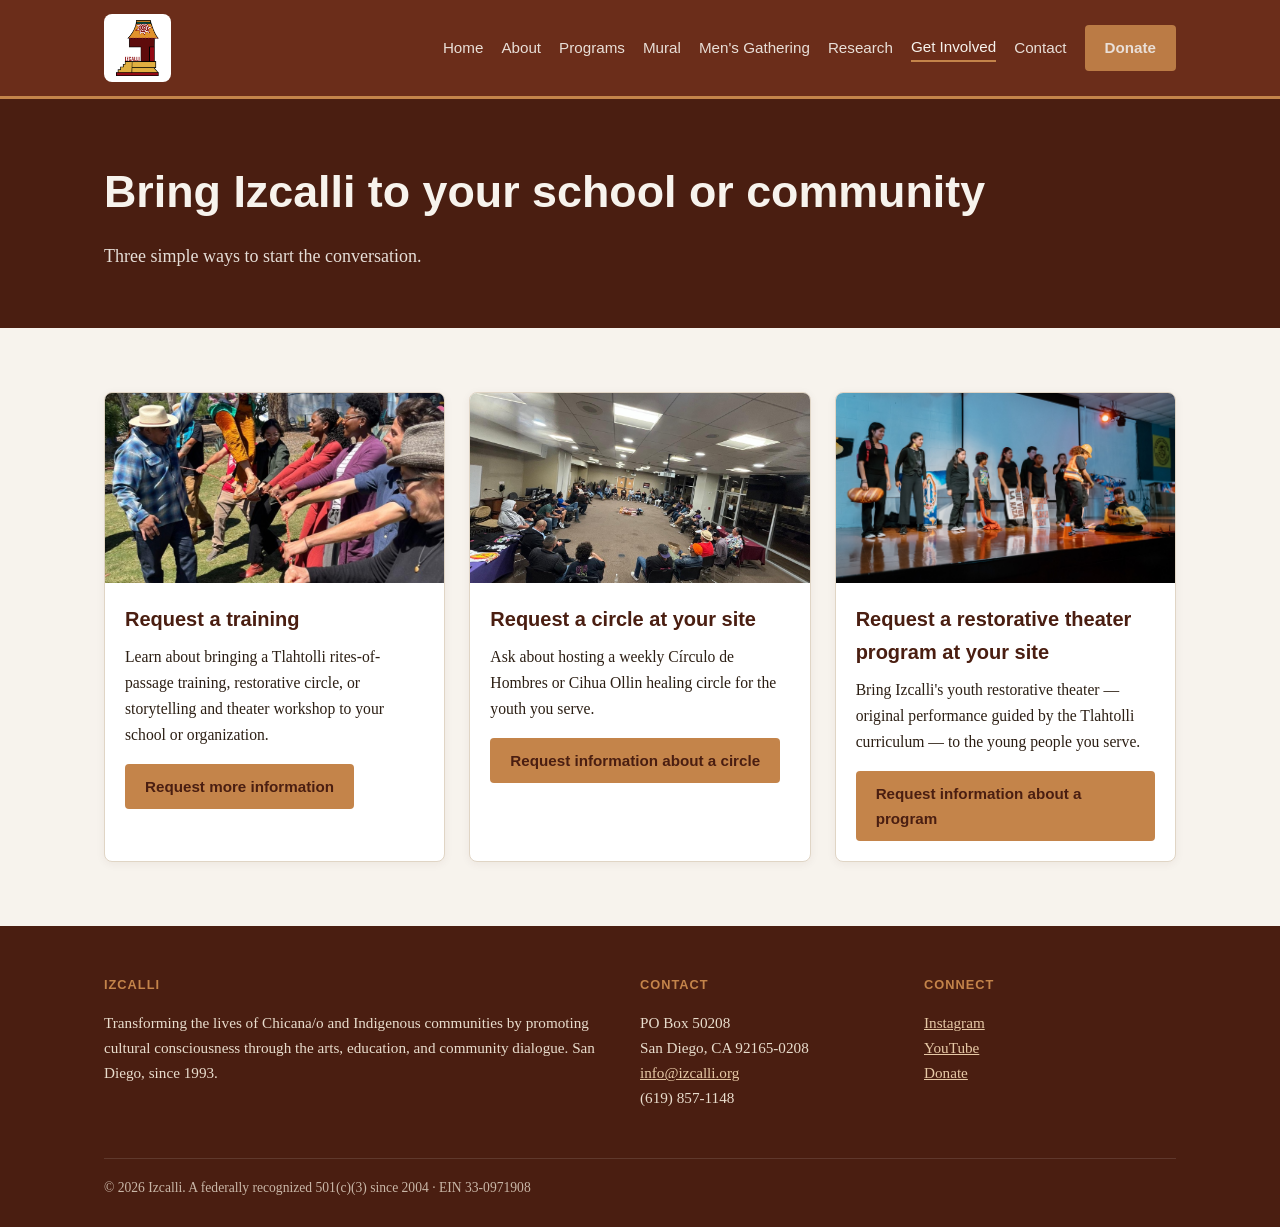
<file: get-involved.html>
<!DOCTYPE html>
<html lang="en">
<head>
<meta charset="utf-8">
<meta name="viewport" content="width=device-width, initial-scale=1">
<meta name="robots" content="noindex, nofollow">
<title>Get Involved &middot; Izcalli</title>
<link rel="stylesheet" href="assets/style.css">
</head>
<body>
<header class="site-header"><div class="wrap">
  <a class="brand" href="index.html"><img src="assets/img/logo.png" alt="Izcalli"></a>
  <nav class="nav"><a href="index.html">Home</a><a href="about.html">About</a><a href="programs.html">Programs</a><a href="mural.html">Mural</a><a href="mens-gathering.html">Men's Gathering</a><a href="research.html">Research</a><a href="get-involved.html" class="active">Get Involved</a><a href="contact.html">Contact</a>
    <a class="btn" href="donate.html">Donate</a>
  </nav>
</div></header>

<section class="pagehead"><div class="wrap">
  <h1>Bring Izcalli to your school or community</h1>
  <p>Three simple ways to start the conversation.</p>
</div></section>

<section class="section"><div class="wrap">
  <div class="grid cols-3">
    <div class="card"><img src="assets/img/training.jpg" alt="Tlahtolli training circle"><div class="body">
      <h3>Request a training</h3>
      <p>Learn about bringing a Tlahtolli rites-of-passage training, restorative circle, or storytelling and theater workshop to your school or organization.</p>
      <p style="margin-top:16px"><a class="btn" href="contact.html">Request more information</a></p>
    </div></div>
    <div class="card"><img src="assets/img/healing-circle.jpg" alt="Healing circle"><div class="body">
      <h3>Request a circle at your site</h3>
      <p>Ask about hosting a weekly C&iacute;rculo de Hombres or Cihua Ollin healing circle for the youth you serve.</p>
      <p style="margin-top:16px"><a class="btn" href="contact.html">Request information about a circle</a></p>
    </div></div>
    <div class="card"><img src="assets/img/restorative-theater.jpg" alt="Youth performing original theater at Chicano Park"><div class="body">
      <h3>Request a restorative theater program at your site</h3>
      <p>Bring Izcalli's youth restorative theater &mdash; original performance guided by the Tlahtolli curriculum &mdash; to the young people you serve.</p>
      <p style="margin-top:16px"><a class="btn" href="contact.html">Request information about a program</a></p>
    </div></div>
  </div>
</div></section>

<footer class="site-footer"><div class="wrap">
  <div class="grid">
    <div>
      <h4>Izcalli</h4>
      <p>Transforming the lives of Chicana/o and Indigenous communities by promoting cultural consciousness through the arts, education, and community dialogue. San Diego, since 1993.</p>
    </div>
    <div>
      <h4>Contact</h4>
      <p>PO Box 50208<br>San Diego, CA 92165-0208<br>
      <a href="mailto:info@izcalli.org">info@izcalli.org</a><br>(619) 857-1148</p>
    </div>
    <div>
      <h4>Connect</h4>
      <p><a href="https://www.instagram.com/teatroizcalli/">Instagram</a><br>
      <a href="https://www.youtube.com/@IzcalliOrg">YouTube</a><br>
      <a href="donate.html">Donate</a></p>
    </div>
  </div>
  <div class="bottom">
    <span>&copy; 2026 Izcalli. A federally recognized 501(c)(3) since 2004 &middot; EIN 33-0971908</span>
  </div>
</div></footer>
</body>
</html>
</file>
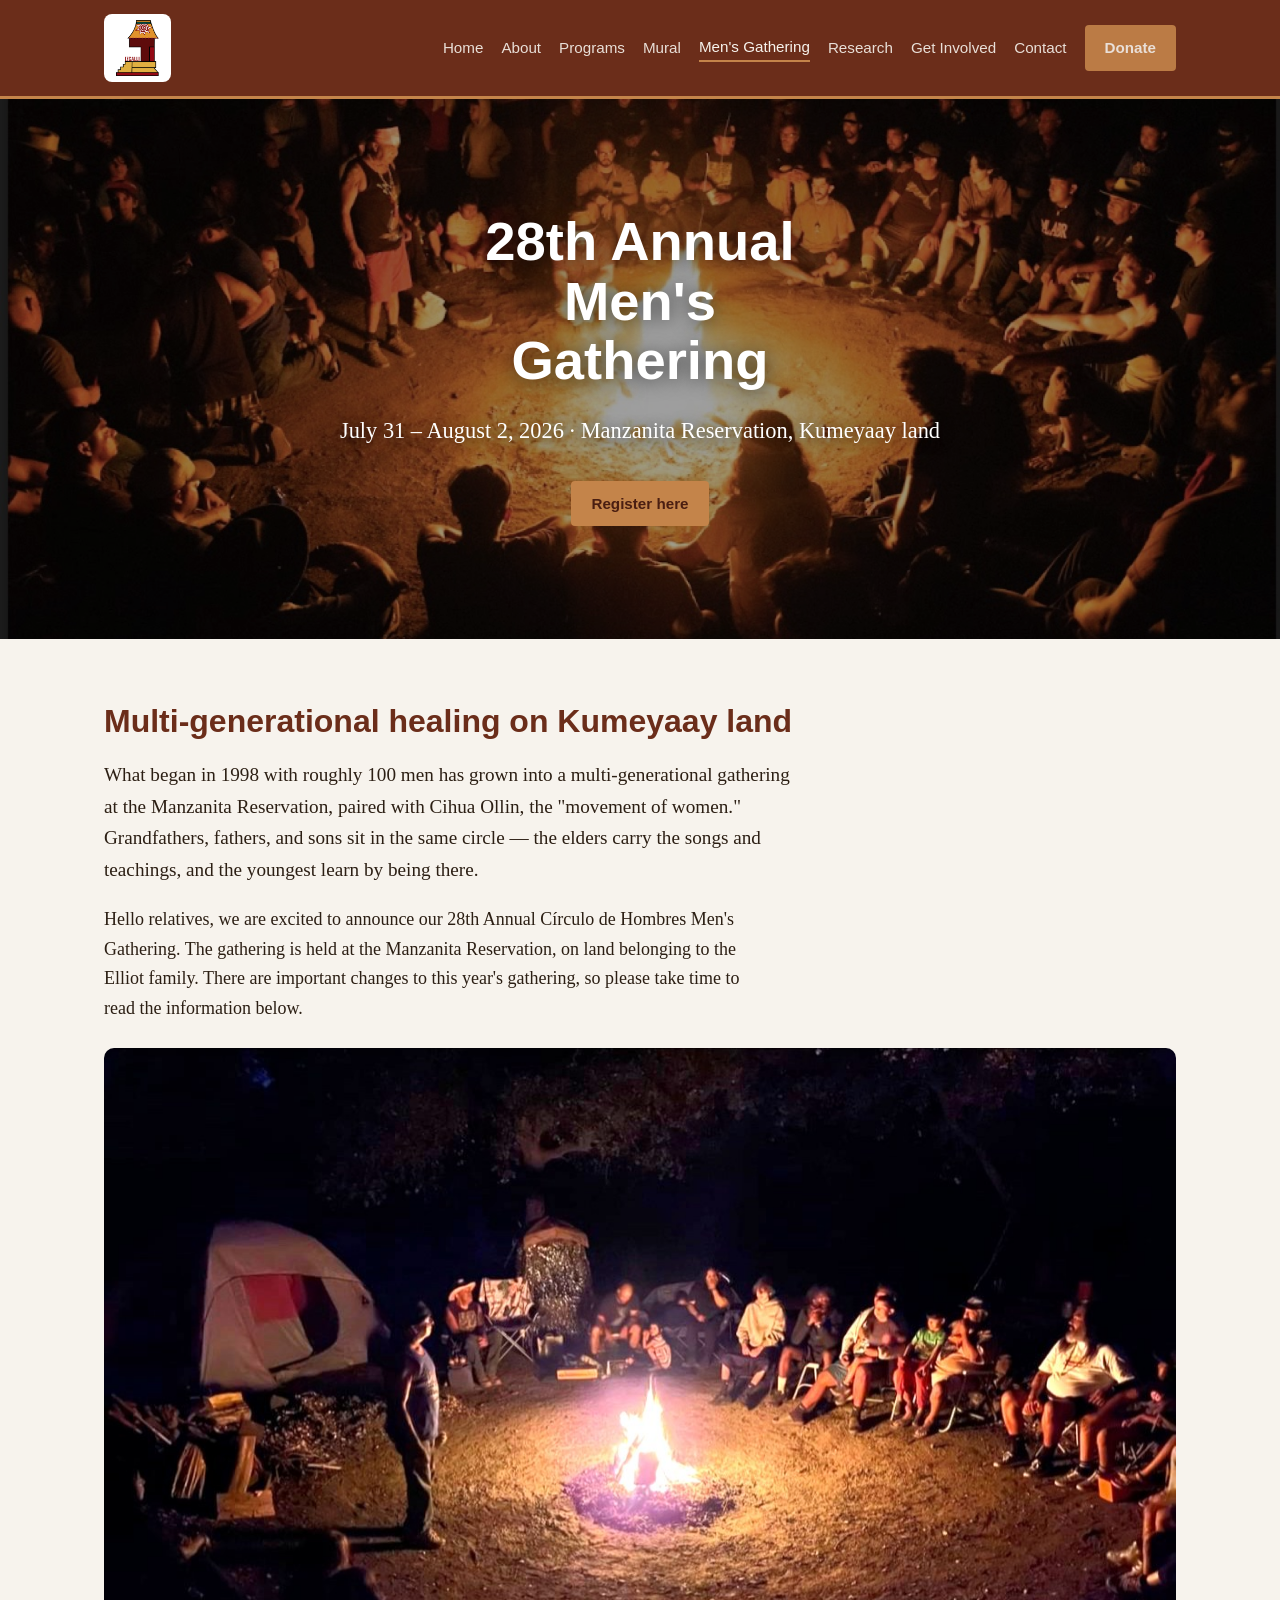
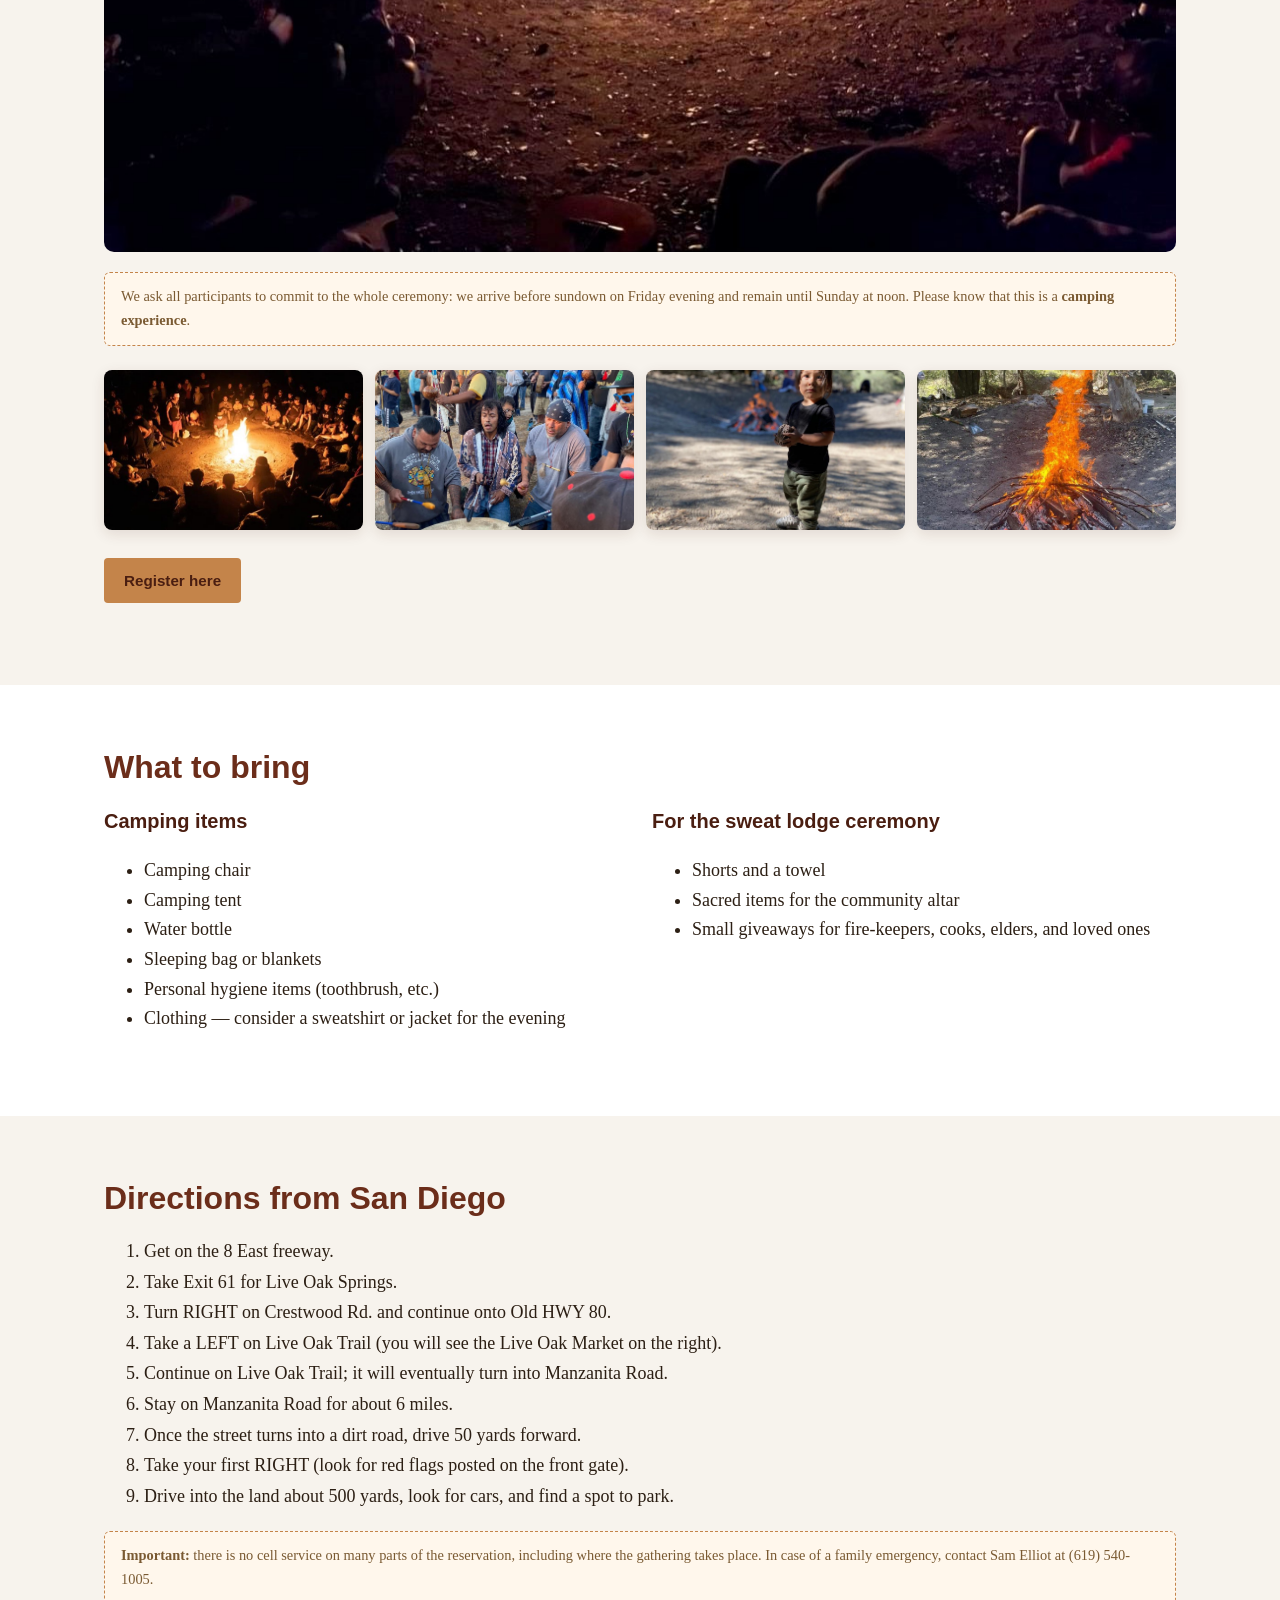
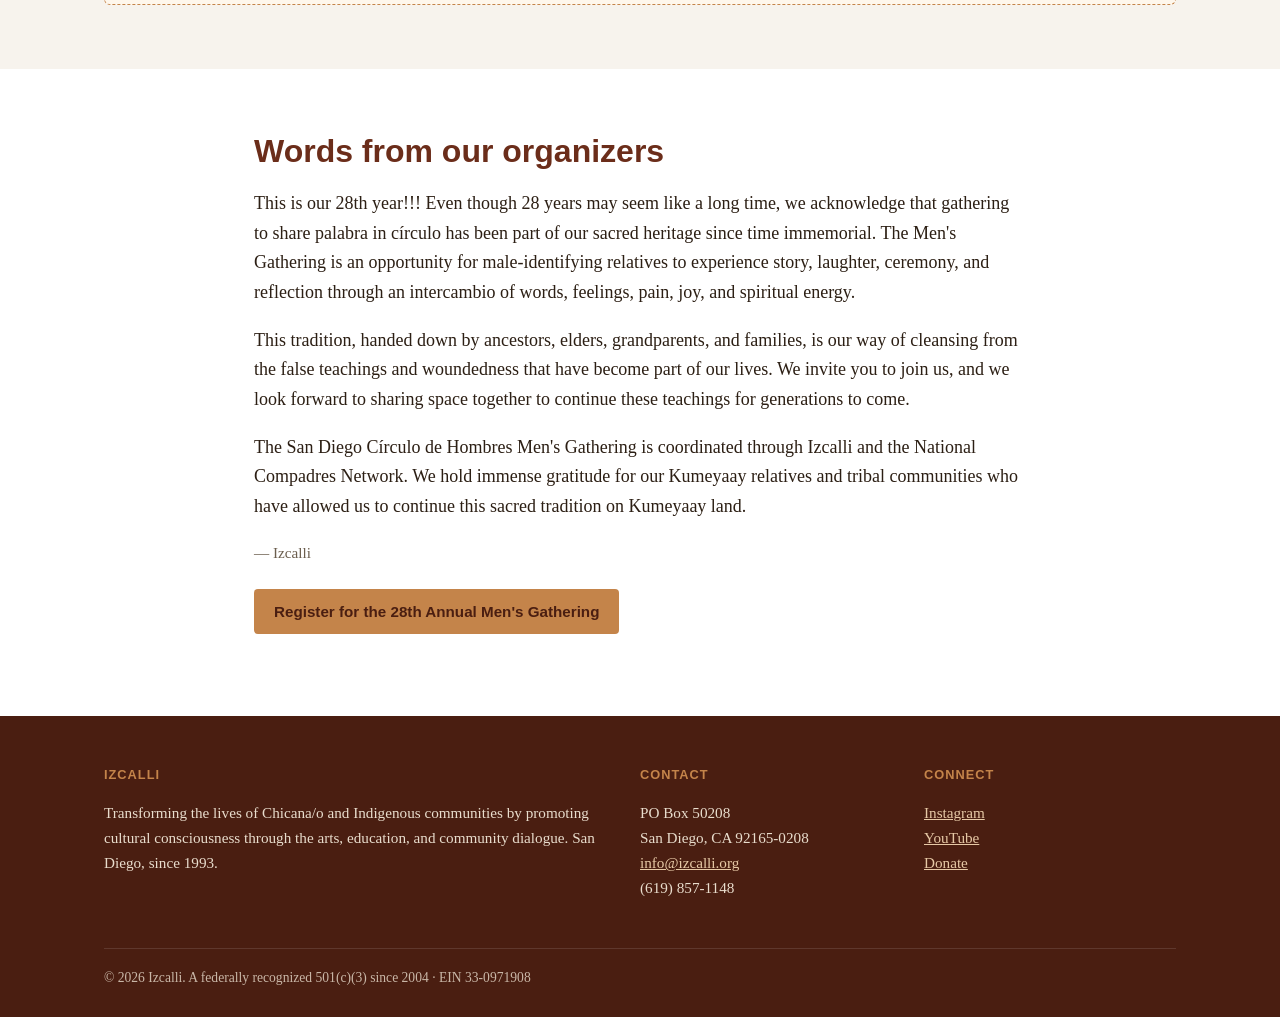
<file: mens-gathering.html>
<!DOCTYPE html>
<html lang="en">
<head>
<meta charset="utf-8">
<meta name="viewport" content="width=device-width, initial-scale=1">
<meta name="robots" content="noindex, nofollow">
<title>Annual Men's Gathering &middot; Izcalli</title>
<link rel="stylesheet" href="assets/style.css">
</head>
<body>
<header class="site-header"><div class="wrap">
  <a class="brand" href="index.html"><img src="assets/img/logo.png" alt="Izcalli"></a>
  <nav class="nav"><a href="index.html">Home</a><a href="about.html">About</a><a href="programs.html">Programs</a><a href="mural.html">Mural</a><a href="mens-gathering.html" class="active">Men's Gathering</a><a href="research.html">Research</a><a href="get-involved.html">Get Involved</a><a href="contact.html">Contact</a>
    <a class="btn" href="donate.html">Donate</a>
  </nav>
</div></header>

<section class="hero" style="min-height:auto">
  <img src="assets/img/hero-circle.jpg" alt="Men gathered around the fire">
  <div class="overlay">
    <h1>28th Annual Men's Gathering</h1>
    <p>July 31 &ndash; August 2, 2026 &middot; Manzanita Reservation, Kumeyaay land</p>
    <div class="cta-row"><a class="btn" href="https://forms.gle/FjAdQnE8hETpf9pB9">Register here</a></div>
  </div>
</section>

<section class="section"><div class="wrap">
  <h2>Multi-generational healing on Kumeyaay land</h2>
  <p class="lead" style="max-width:72ch">What began in 1998 with roughly 100 men has grown into a multi-generational gathering at the Manzanita Reservation, paired with Cihua Ollin, the "movement of women." Grandfathers, fathers, and sons sit in the same circle &mdash; the elders carry the songs and teachings, and the youngest learn by being there.</p>
  <p style="max-width:72ch">Hello relatives, we are excited to announce our 28th Annual C&iacute;rculo de Hombres Men's Gathering. The gathering is held at the Manzanita Reservation, on land belonging to the Elliot family. There are important changes to this year's gathering, so please take time to read the information below.</p>
  <figure class="mural-pano" style="margin-top:24px">
    <img src="assets/img/intergen-fire.jpg" alt="Three generations gathered around the fire at night during the Annual Men's Gathering on Kumeyaay land">
  </figure>
  <div class="note" style="margin-top:20px">We ask all participants to commit to the whole ceremony: we arrive before sundown on Friday evening and remain until Sunday at noon. Please know that this is a <strong>camping experience</strong>.</div>
  <div class="photo-strip"><img src="assets/img/mens-2.jpg" alt="Men gathered around the fire at night to sing and pray"><img src="assets/img/mens-1.jpg" alt="A drum circle singing at the gathering"><img src="assets/img/mens-3.jpg" alt="A young child at the gathering on the land"><img src="assets/img/mens-4.jpg" alt="A ceremonial fire at the gathering"></div>
  <p style="margin-top:28px"><a class="btn" href="https://forms.gle/FjAdQnE8hETpf9pB9">Register here</a></p>
</div></section>

<section class="section alt"><div class="wrap">
  <h2>What to bring</h2>
  <div class="grid cols-2">
    <div>
      <h3>Camping items</h3>
      <ul>
        <li>Camping chair</li>
        <li>Camping tent</li>
        <li>Water bottle</li>
        <li>Sleeping bag or blankets</li>
        <li>Personal hygiene items (toothbrush, etc.)</li>
        <li>Clothing &mdash; consider a sweatshirt or jacket for the evening</li>
      </ul>
    </div>
    <div>
      <h3>For the sweat lodge ceremony</h3>
      <ul>
        <li>Shorts and a towel</li>
        <li>Sacred items for the community altar</li>
        <li>Small giveaways for fire-keepers, cooks, elders, and loved ones</li>
      </ul>
    </div>
  </div>
</div></section>

<section class="section"><div class="wrap">
  <h2>Directions from San Diego</h2>
  <ol style="max-width:72ch;line-height:1.7">
    <li>Get on the 8 East freeway.</li>
    <li>Take Exit 61 for Live Oak Springs.</li>
    <li>Turn RIGHT on Crestwood Rd. and continue onto Old HWY 80.</li>
    <li>Take a LEFT on Live Oak Trail (you will see the Live Oak Market on the right).</li>
    <li>Continue on Live Oak Trail; it will eventually turn into Manzanita Road.</li>
    <li>Stay on Manzanita Road for about 6 miles.</li>
    <li>Once the street turns into a dirt road, drive 50 yards forward.</li>
    <li>Take your first RIGHT (look for red flags posted on the front gate).</li>
    <li>Drive into the land about 500 yards, look for cars, and find a spot to park.</li>
  </ol>
  <div class="note" style="margin-top:20px"><strong>Important:</strong> there is no cell service on many parts of the reservation, including where the gathering takes place. In case of a family emergency, contact Sam Elliot at (619) 540-1005.</div>
</div></section>

<section class="section alt"><div class="wrap" style="max-width:820px">
  <h2>Words from our organizers</h2>
  <p>This is our 28th year!!! Even though 28 years may seem like a long time, we acknowledge that gathering to share palabra in c&iacute;rculo has been part of our sacred heritage since time immemorial. The Men's Gathering is an opportunity for male-identifying relatives to experience story, laughter, ceremony, and reflection through an intercambio of words, feelings, pain, joy, and spiritual energy.</p>
  <p>This tradition, handed down by ancestors, elders, grandparents, and families, is our way of cleansing from the false teachings and woundedness that have become part of our lives. We invite you to join us, and we look forward to sharing space together to continue these teachings for generations to come.</p>
  <p>The San Diego C&iacute;rculo de Hombres Men's Gathering is coordinated through Izcalli and the National Compadres Network. We hold immense gratitude for our Kumeyaay relatives and tribal communities who have allowed us to continue this sacred tradition on Kumeyaay land.</p>
  <p class="muted">&mdash; Izcalli</p>
  <p style="margin-top:24px"><a class="btn" href="https://forms.gle/FjAdQnE8hETpf9pB9">Register for the 28th Annual Men's Gathering</a></p>
</div></section>

<footer class="site-footer"><div class="wrap">
  <div class="grid">
    <div>
      <h4>Izcalli</h4>
      <p>Transforming the lives of Chicana/o and Indigenous communities by promoting cultural consciousness through the arts, education, and community dialogue. San Diego, since 1993.</p>
    </div>
    <div>
      <h4>Contact</h4>
      <p>PO Box 50208<br>San Diego, CA 92165-0208<br>
      <a href="mailto:info@izcalli.org">info@izcalli.org</a><br>(619) 857-1148</p>
    </div>
    <div>
      <h4>Connect</h4>
      <p><a href="https://www.instagram.com/teatroizcalli/">Instagram</a><br>
      <a href="https://www.youtube.com/@IzcalliOrg">YouTube</a><br>
      <a href="donate.html">Donate</a></p>
    </div>
  </div>
  <div class="bottom">
    <span>&copy; 2026 Izcalli. A federally recognized 501(c)(3) since 2004 &middot; EIN 33-0971908</span>
  </div>
</div></footer>
</body>
</html>
</file>
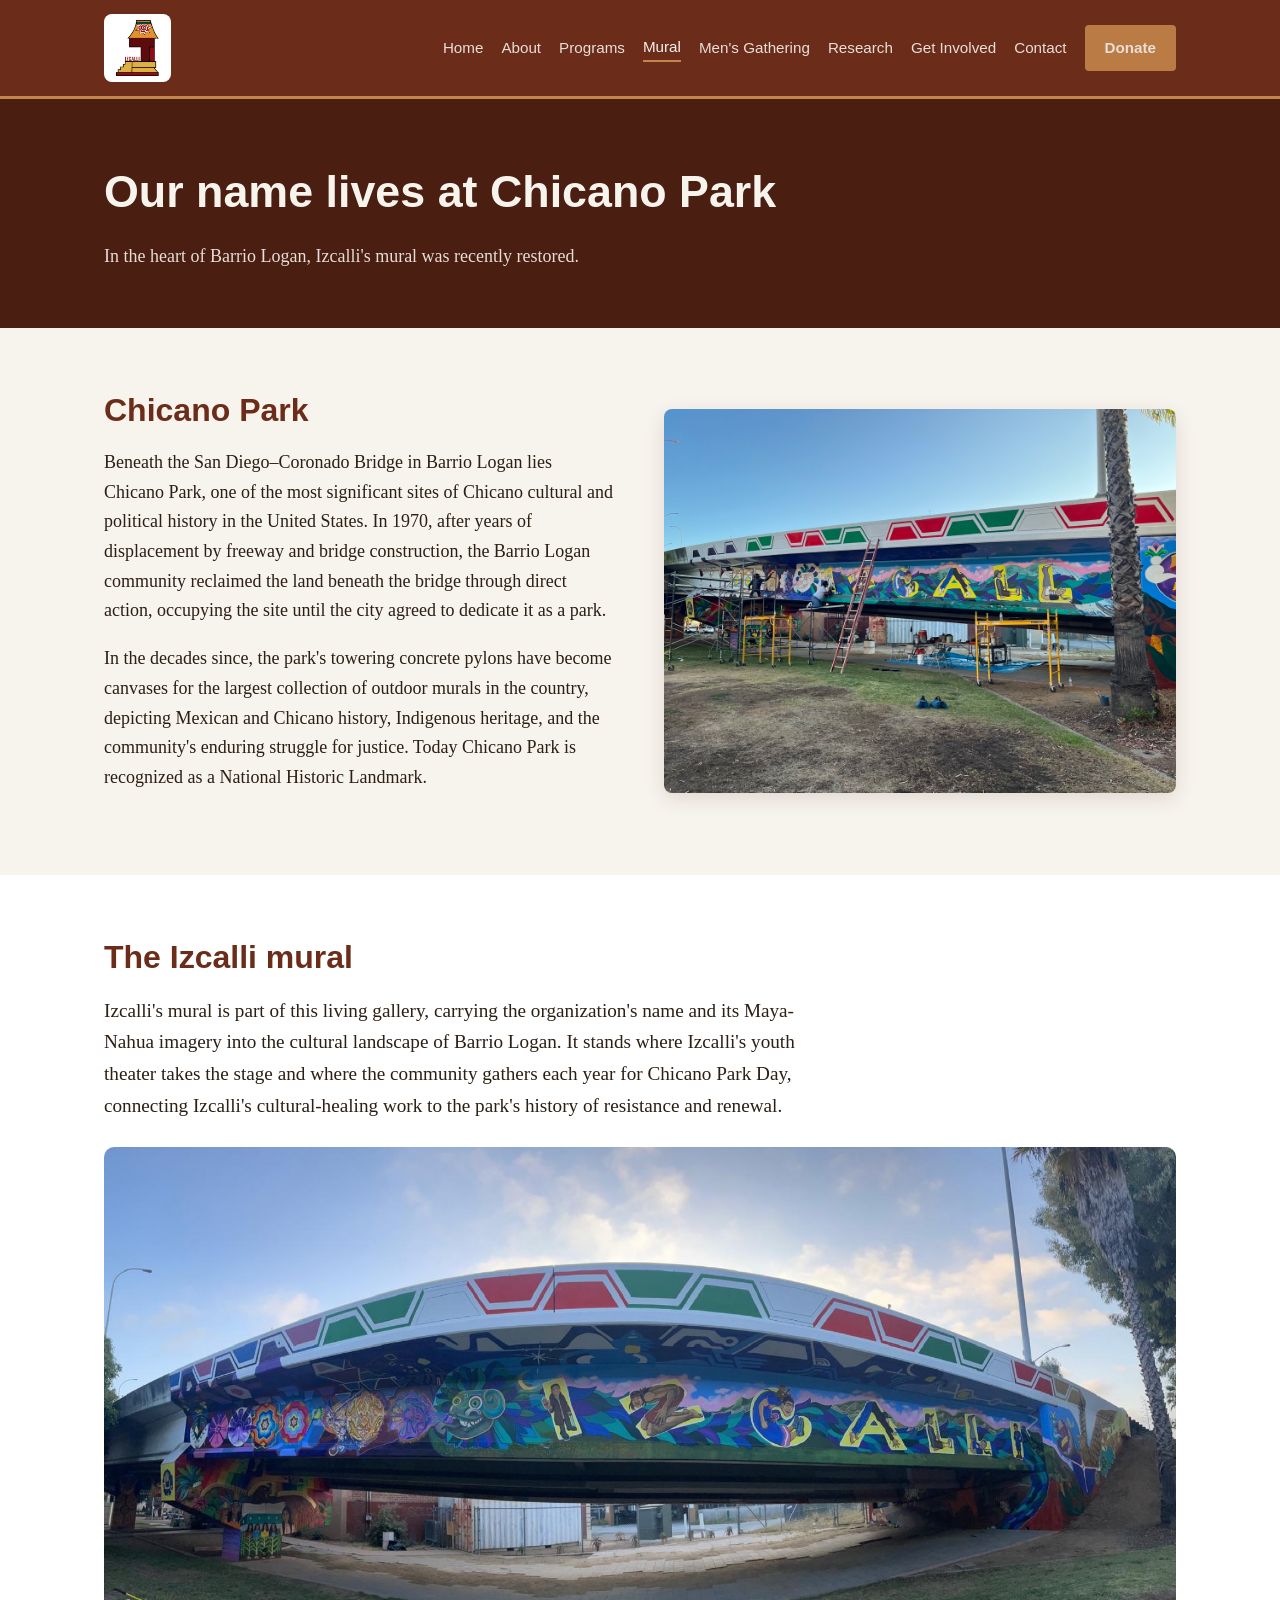
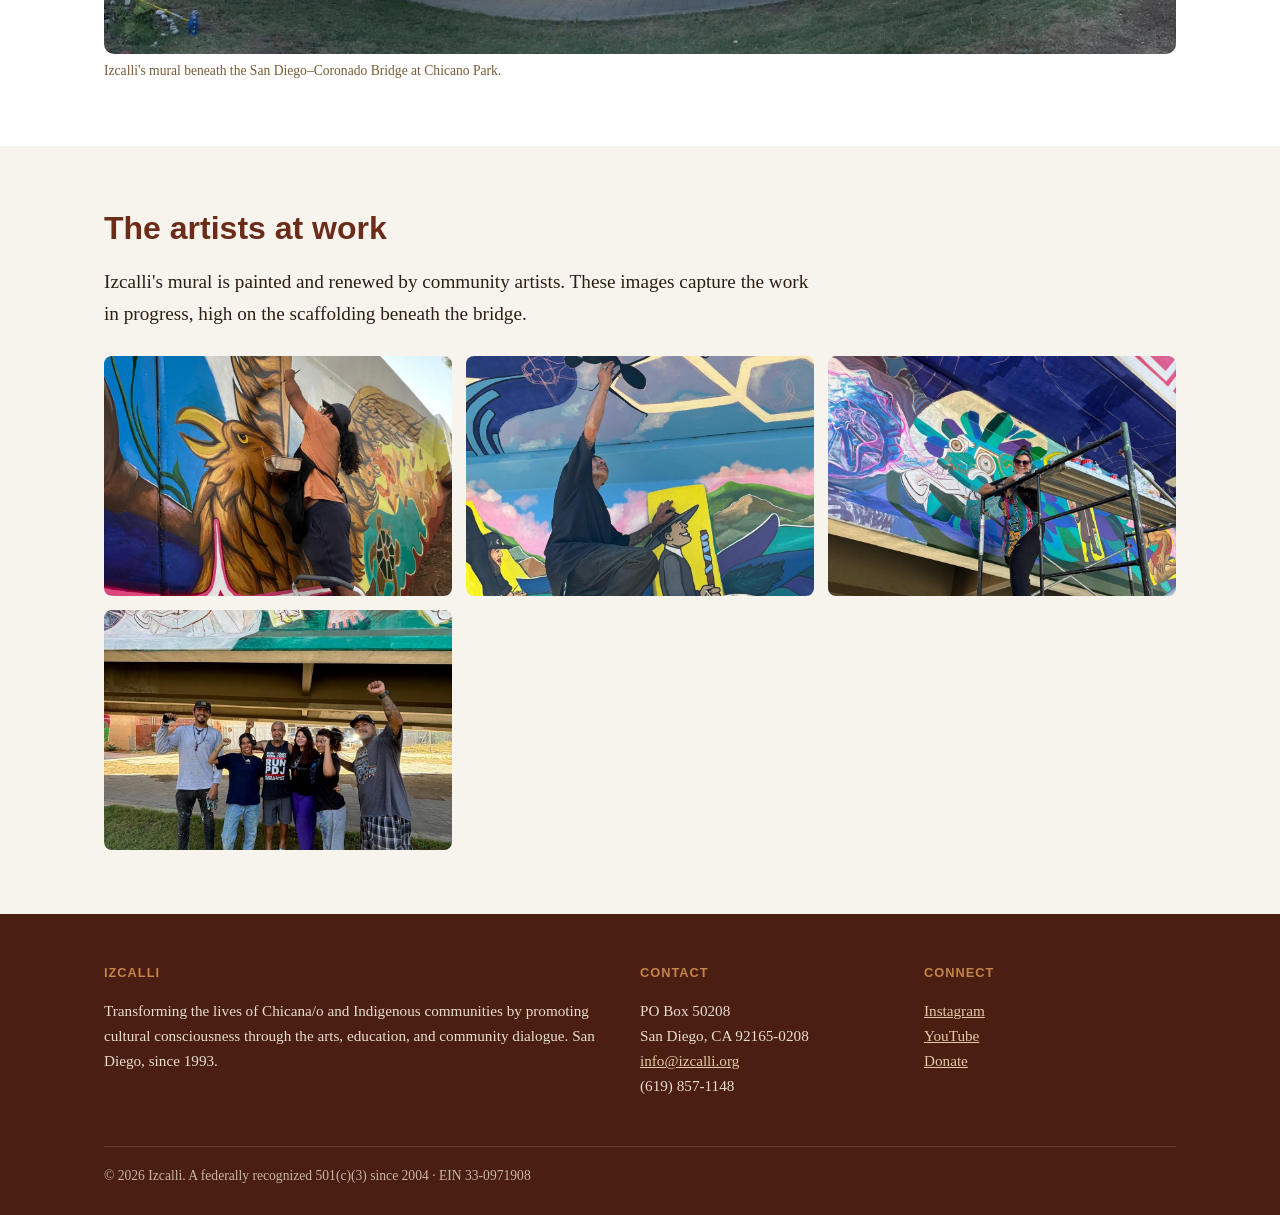
<file: mural.html>
<!DOCTYPE html>
<html lang="en">
<head>
<meta charset="utf-8">
<meta name="viewport" content="width=device-width, initial-scale=1">
<meta name="robots" content="noindex, nofollow">
<title>The Izcalli Mural &middot; Izcalli</title>
<link rel="stylesheet" href="assets/style.css">
</head>
<body>
<header class="site-header"><div class="wrap">
  <a class="brand" href="index.html"><img src="assets/img/logo.png" alt="Izcalli"></a>
  <nav class="nav"><a href="index.html">Home</a><a href="about.html">About</a><a href="programs.html">Programs</a><a href="mural.html" class="active">Mural</a><a href="mens-gathering.html">Men's Gathering</a><a href="research.html">Research</a><a href="get-involved.html">Get Involved</a><a href="contact.html">Contact</a>
    <a class="btn" href="donate.html">Donate</a>
  </nav>
</div></header>

<section class="pagehead"><div class="wrap">
  <h1>Our name lives at Chicano Park</h1>
  <p>In the heart of Barrio Logan, Izcalli's mural was recently restored.</p>
</div></section>

<section class="section"><div class="wrap split">
  <div>
    <h2>Chicano Park</h2>
    <p>Beneath the San Diego&ndash;Coronado Bridge in Barrio Logan lies Chicano Park, one of the most significant sites of Chicano cultural and political history in the United States. In 1970, after years of displacement by freeway and bridge construction, the Barrio Logan community reclaimed the land beneath the bridge through direct action, occupying the site until the city agreed to dedicate it as a park.</p>
    <p>In the decades since, the park's towering concrete pylons have become canvases for the largest collection of outdoor murals in the country, depicting Mexican and Chicano history, Indigenous heritage, and the community's enduring struggle for justice. Today Chicano Park is recognized as a National Historic Landmark.</p>
  </div>
  <img src="assets/img/mural.jpg" alt="The Izcalli mural beneath the bridge at Chicano Park">
</div></section>

<section class="section alt"><div class="wrap">
  <h2>The Izcalli mural</h2>
  <p class="lead" style="max-width:74ch">Izcalli's mural is part of this living gallery, carrying the organization's name and its Maya-Nahua imagery into the cultural landscape of Barrio Logan. It stands where Izcalli's youth theater takes the stage and where the community gathers each year for Chicano Park Day, connecting Izcalli's cultural-healing work to the park's history of resistance and renewal.</p>
  <figure class="mural-pano">
    <img src="assets/img/mural-izcalli.jpg" alt="The full Izcalli mural beneath the San Diego&ndash;Coronado Bridge at Chicano Park, spelling out IZCALLI across the bridge support">
    <figcaption>Izcalli's mural beneath the San Diego&ndash;Coronado Bridge at Chicano Park.</figcaption>
  </figure>
</div></section>

<section class="section"><div class="wrap">
  <h2>The artists at work</h2>
  <p class="lead" style="max-width:74ch">Izcalli's mural is painted and renewed by community artists. These images capture the work in progress, high on the scaffolding beneath the bridge.</p>
  <div class="gallery">
    <figure><img src="assets/img/mural-art-1.jpg" alt="An artist painting the golden eagle of the Izcalli mural"></figure>
    <figure><img src="assets/img/mural-art-2.jpg" alt="An artist painting from the scaffold"></figure>
    <figure><img src="assets/img/mural-art-4.jpg" alt="An artist on the scaffold against the blue mural panels"></figure>
    <figure><img src="assets/img/mural-art-3.jpg" alt="The community artist crew in front of the finished mural"></figure>
  </div>
</div></section>

<footer class="site-footer"><div class="wrap">
  <div class="grid">
    <div>
      <h4>Izcalli</h4>
      <p>Transforming the lives of Chicana/o and Indigenous communities by promoting cultural consciousness through the arts, education, and community dialogue. San Diego, since 1993.</p>
    </div>
    <div>
      <h4>Contact</h4>
      <p>PO Box 50208<br>San Diego, CA 92165-0208<br>
      <a href="mailto:info@izcalli.org">info@izcalli.org</a><br>(619) 857-1148</p>
    </div>
    <div>
      <h4>Connect</h4>
      <p><a href="https://www.instagram.com/teatroizcalli/">Instagram</a><br>
      <a href="https://www.youtube.com/@IzcalliOrg">YouTube</a><br>
      <a href="donate.html">Donate</a></p>
    </div>
  </div>
  <div class="bottom">
    <span>&copy; 2026 Izcalli. A federally recognized 501(c)(3) since 2004 &middot; EIN 33-0971908</span>
  </div>
</div></footer>
</body>
</html>
</file>
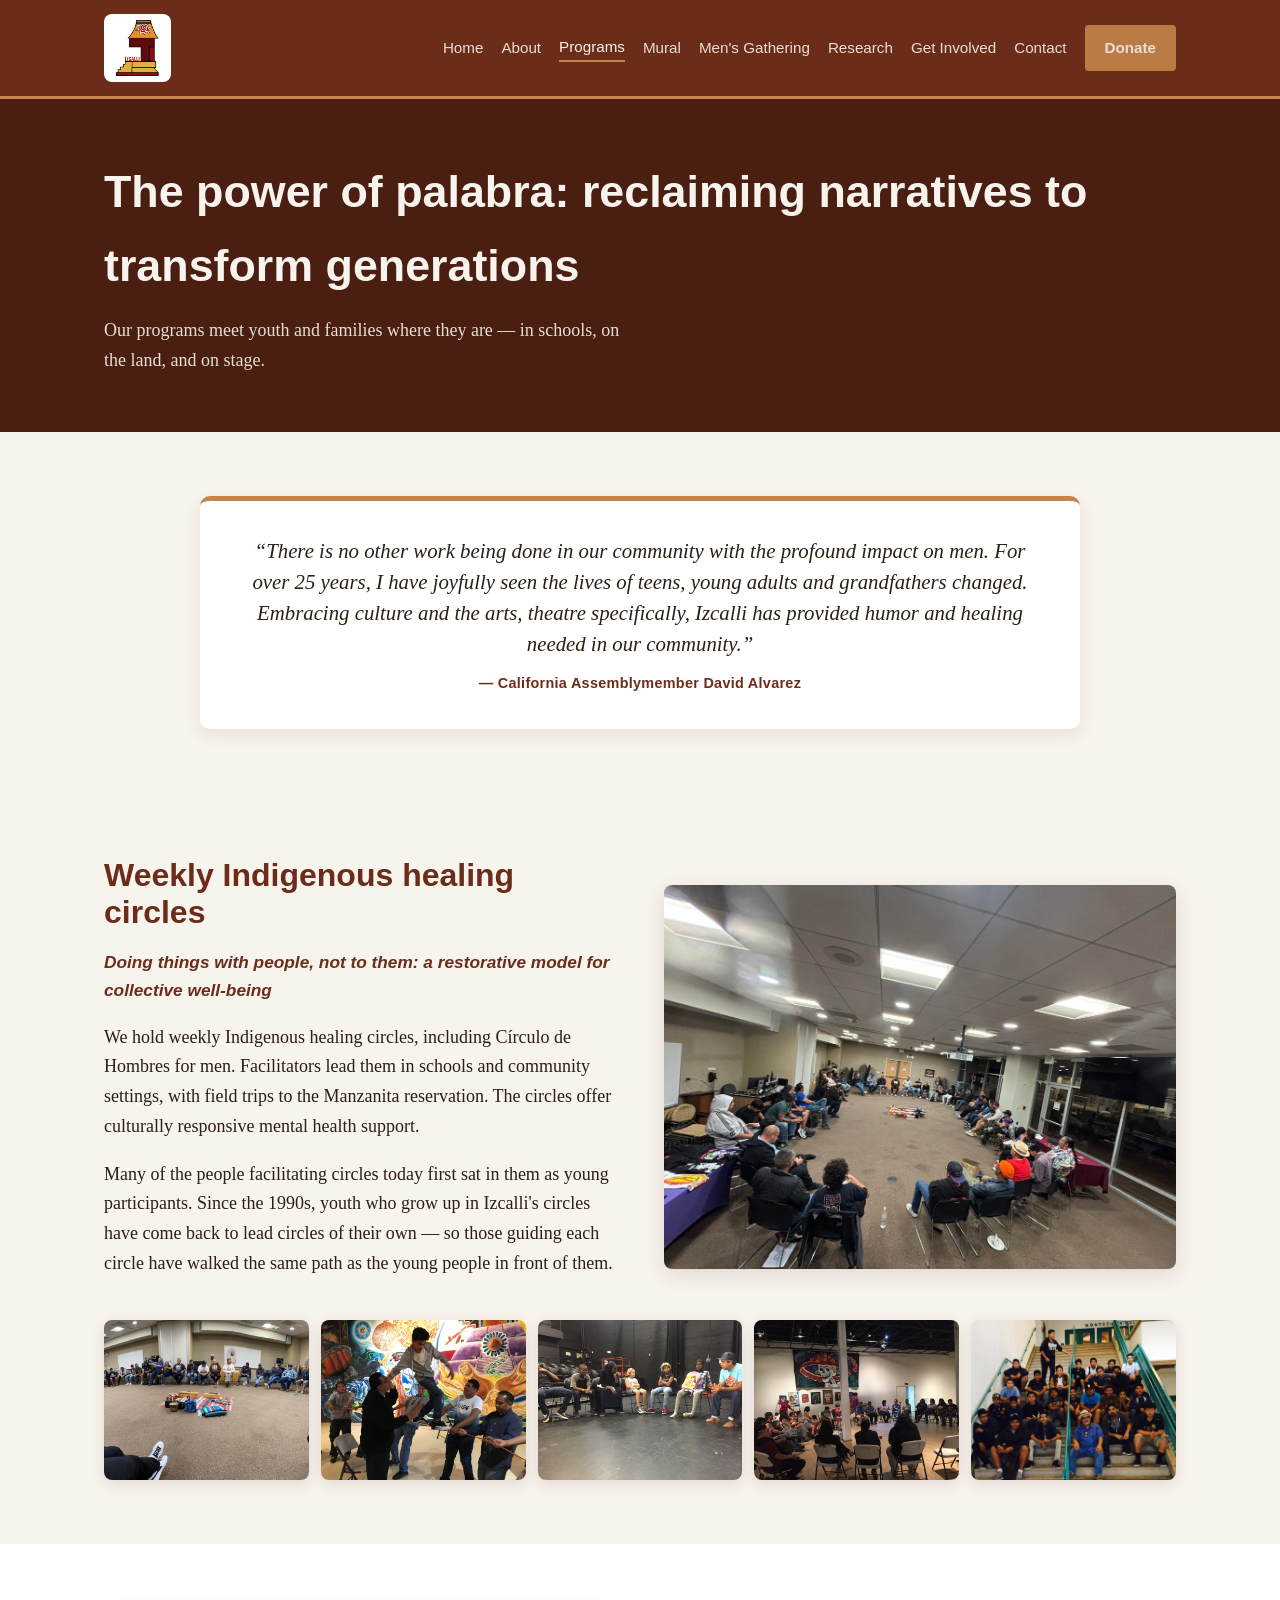
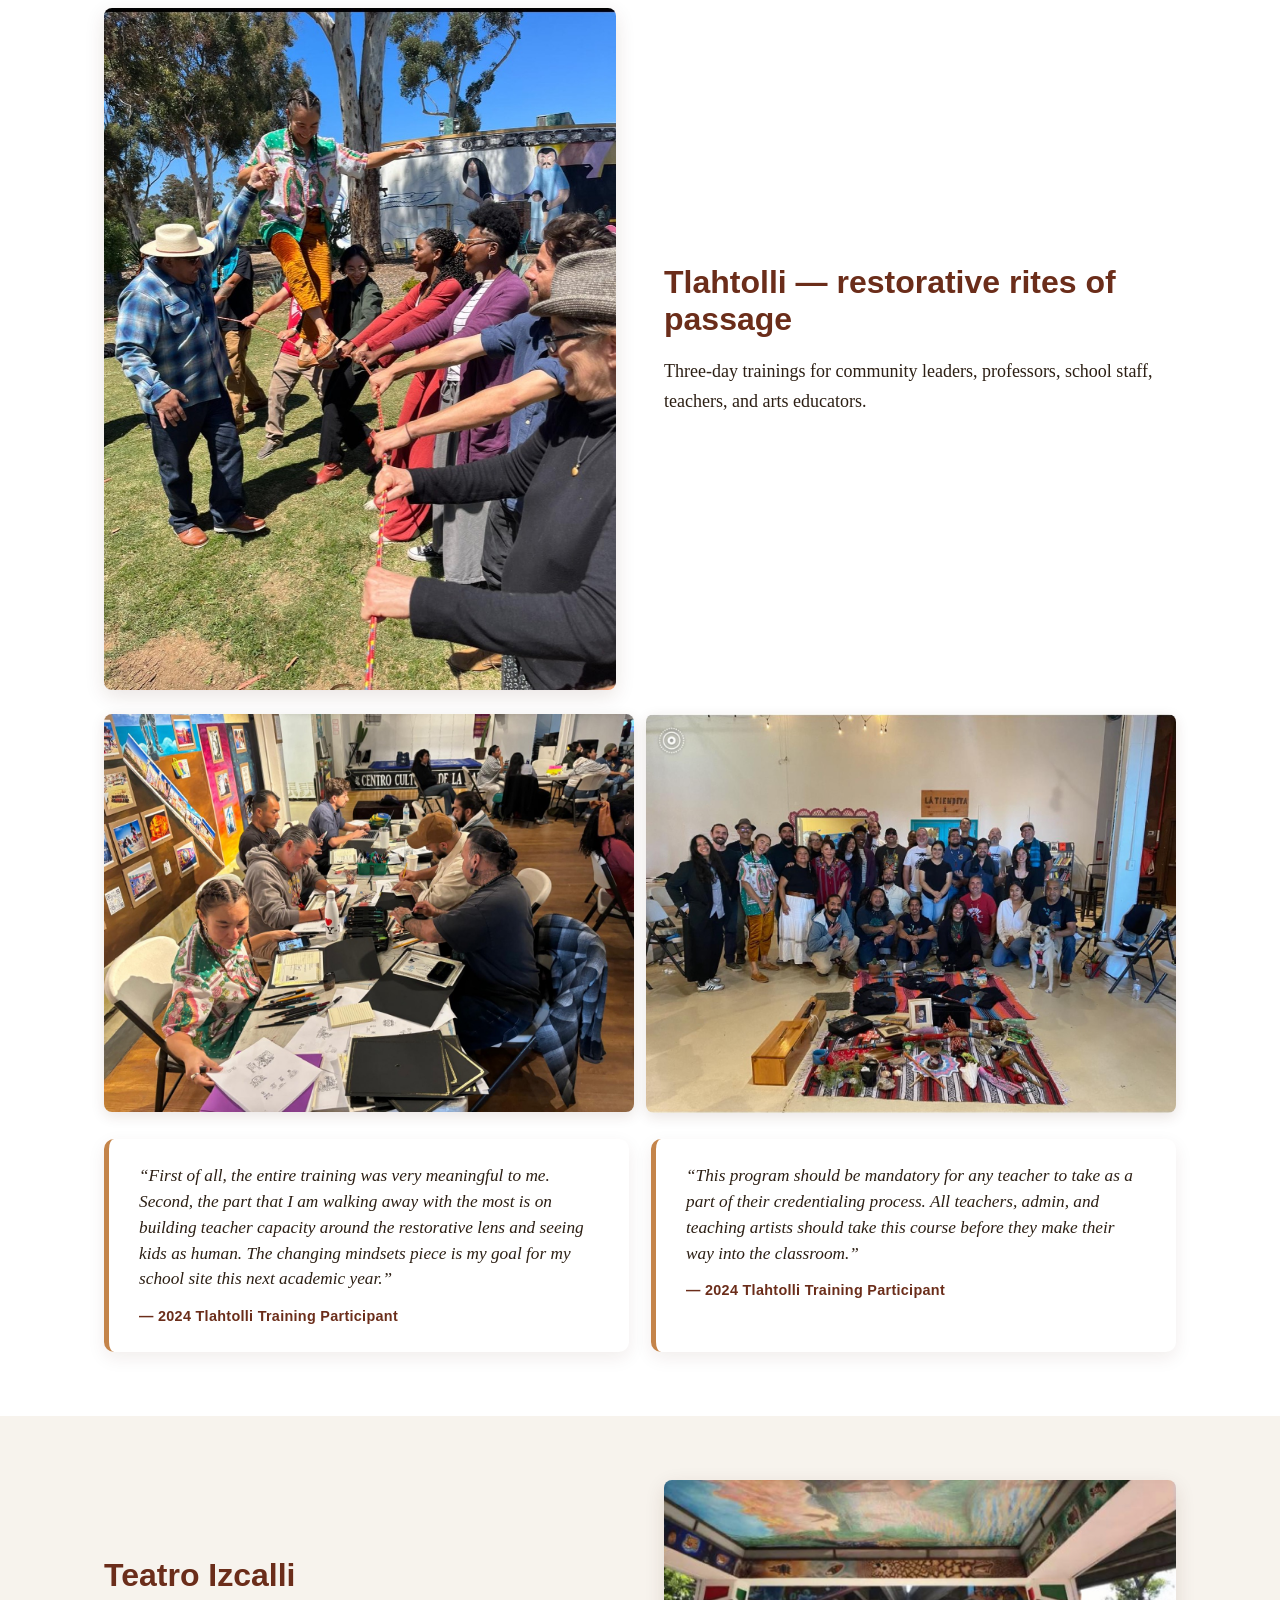
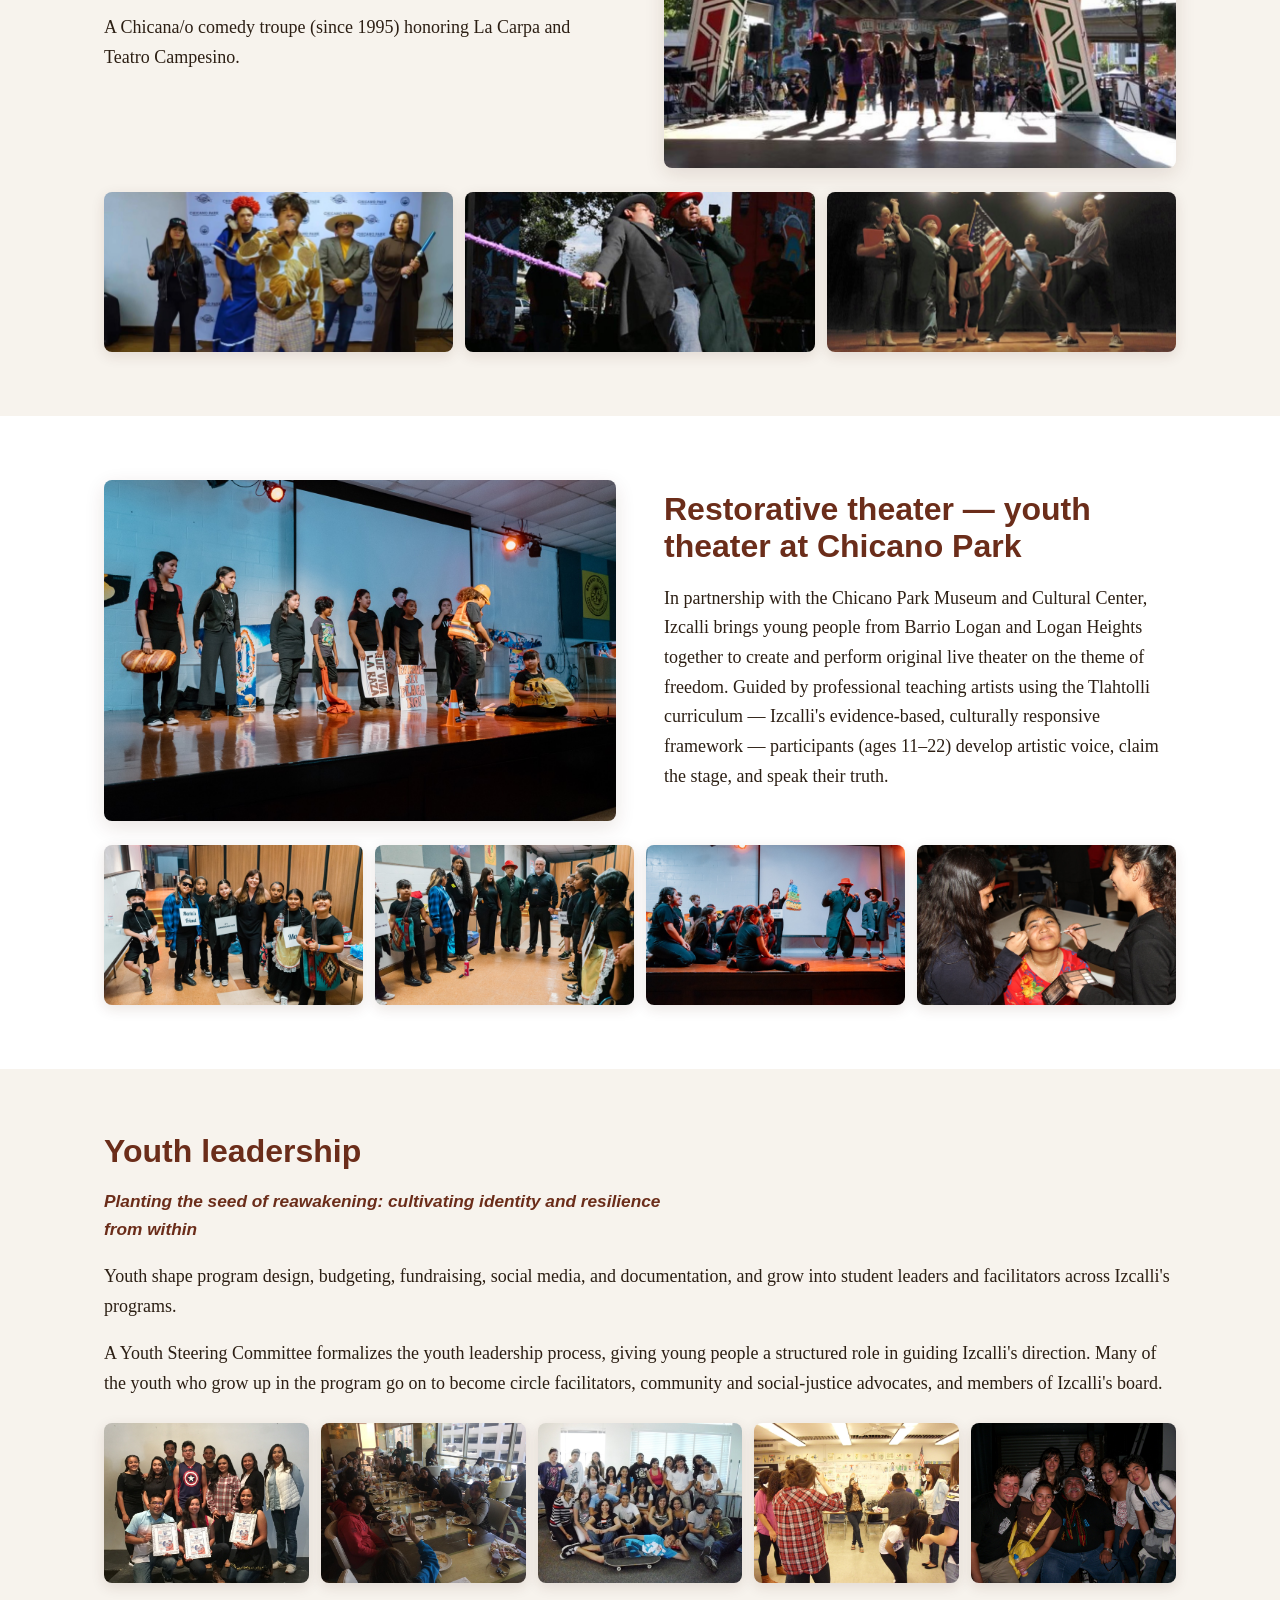
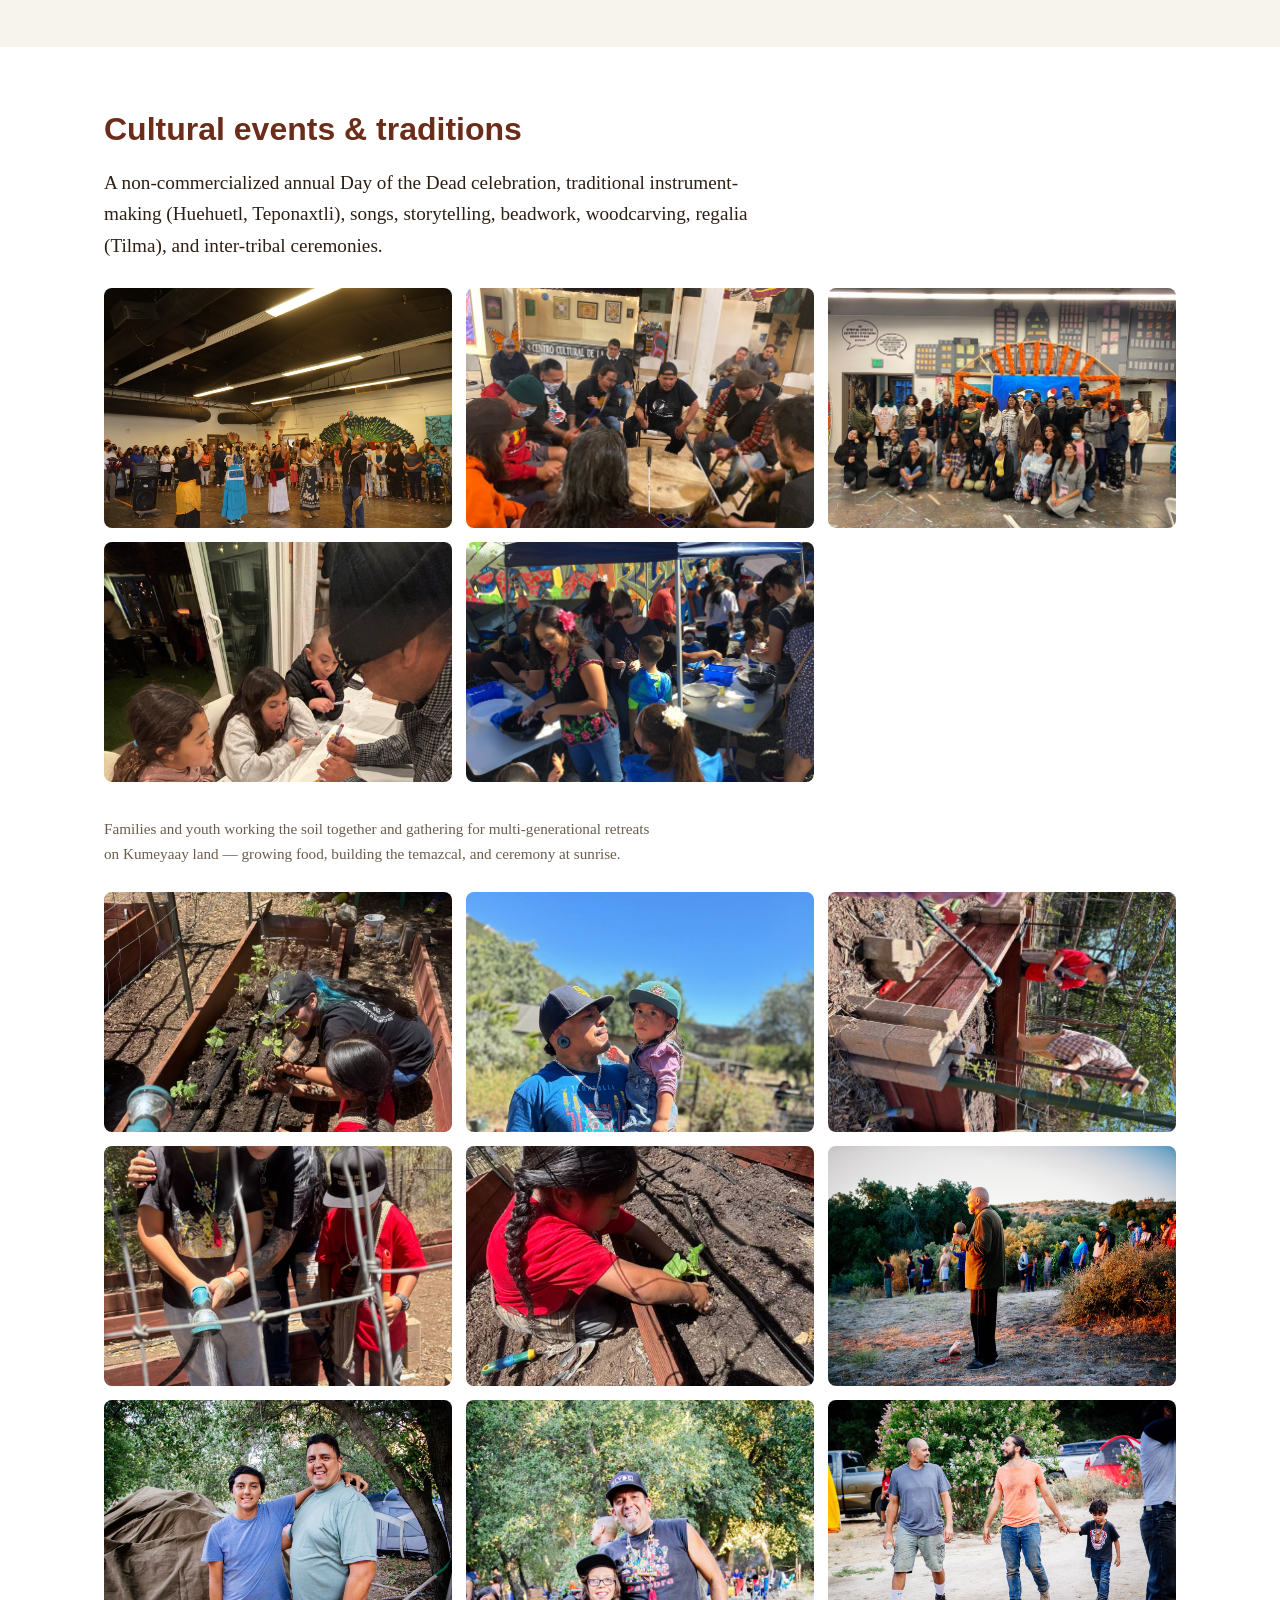
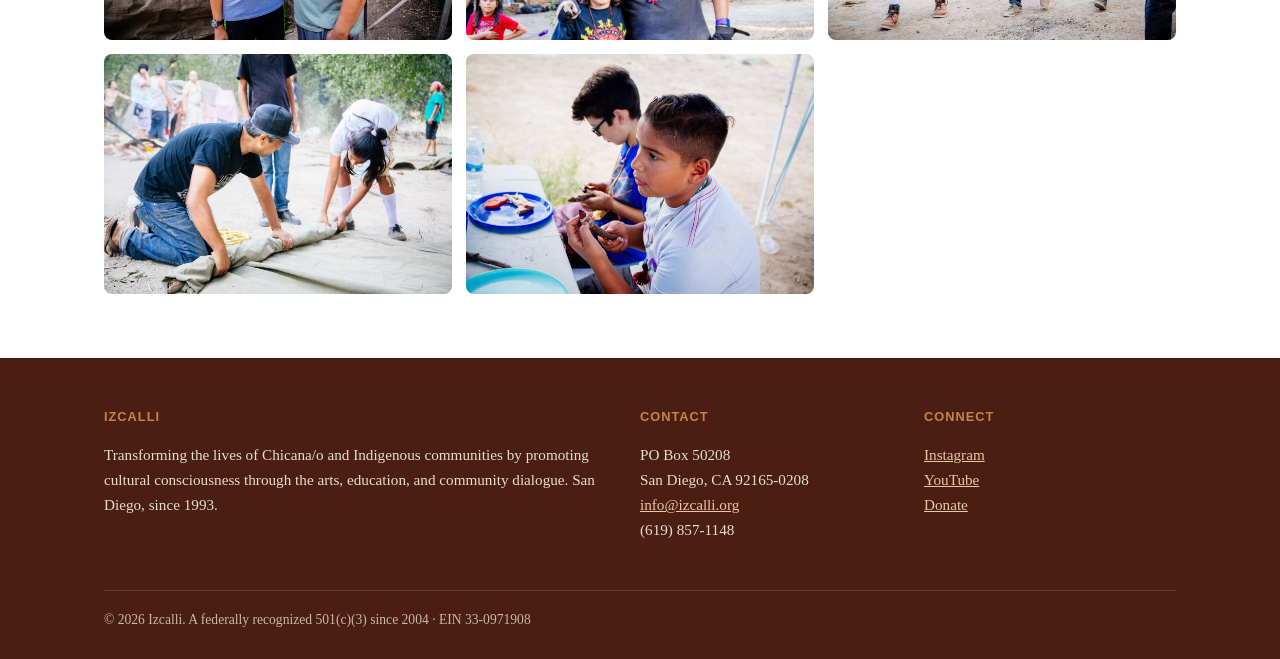
<file: programs.html>
<!DOCTYPE html>
<html lang="en">
<head>
<meta charset="utf-8">
<meta name="viewport" content="width=device-width, initial-scale=1">
<meta name="robots" content="noindex, nofollow">
<title>Programs &middot; Izcalli</title>
<link rel="stylesheet" href="assets/style.css">
</head>
<body>
<header class="site-header"><div class="wrap">
  <a class="brand" href="index.html"><img src="assets/img/logo.png" alt="Izcalli"></a>
  <nav class="nav"><a href="index.html">Home</a><a href="about.html">About</a><a href="programs.html" class="active">Programs</a><a href="mural.html">Mural</a><a href="mens-gathering.html">Men's Gathering</a><a href="research.html">Research</a><a href="get-involved.html">Get Involved</a><a href="contact.html">Contact</a>
    <a class="btn" href="donate.html">Donate</a>
  </nav>
</div></header>

<section class="pagehead"><div class="wrap">
  <h1>The power of palabra: reclaiming narratives to transform generations</h1>
  <p>Our programs meet youth and families where they are &mdash; in schools, on the land, and on stage.</p>
</div></section>

<section class="section"><div class="wrap">
  <blockquote class="pullquote feature">
    &ldquo;There is no other work being done in our community with the profound impact on men. For over 25 years, I have joyfully seen the lives of teens, young adults and grandfathers changed. Embracing culture and the arts, theatre specifically, Izcalli has provided humor and healing needed in our community.&rdquo;
    <cite>&mdash; California Assemblymember David Alvarez</cite>
  </blockquote>
</div></section>

<section class="section" id="healing-circles"><div class="wrap">
  <div class="split">
  <div>
    <h2>Weekly Indigenous healing circles</h2>
    <h3 class="tagline">Doing things with people, not to them: a restorative model for collective well-being</h3>
    <p>We hold weekly Indigenous healing circles, including C&iacute;rculo de Hombres for men. Facilitators lead them in schools and community settings, with field trips to the Manzanita reservation. The circles offer culturally responsive mental health support.</p>
    <p>Many of the people facilitating circles today first sat in them as young participants. Since the 1990s, youth who grow up in Izcalli's circles have come back to lead circles of their own &mdash; so those guiding each circle have walked the same path as the young people in front of them.</p>
  </div>
  <img src="assets/img/healing-circle.jpg" alt="A weekly healing circle">
  </div>
  <div class="photo-strip"><img src="assets/img/circle-1.jpg" alt="A community healing circle gathered around a drum"><img src="assets/img/circle-2.jpg" alt="A small circle of young people with a facilitator"><img src="assets/img/circle-3.jpg" alt="Students in a classroom healing circle"><img src="assets/img/circle-4.jpg" alt="A community circle beneath a Day of the Dead banner"><img src="assets/img/circle-5.jpg" alt="A circle of young men with their elder facilitator on a university campus visit"></div>
</div></section>

<section class="section alt" id="tlahtolli"><div class="wrap">
  <div class="split">
  <img src="assets/img/training.jpg" alt="Tlahtolli training circle">
  <div>
    <h2>Tlahtolli &mdash; restorative rites of passage</h2>
    <p>Three-day trainings for community leaders, professors, school staff, teachers, and arts educators.</p>
  </div>
  </div>
  <div class="photo-strip natural"><img src="assets/img/tlahtolli-1.jpg" alt="Participants at a Tlahtolli training working with Indigenous glyphs"><img src="assets/img/tlahtolli-2.jpg" alt="A Tlahtolli training cohort gathered with ceremonial items"></div>
  <div class="quote-pair">
    <blockquote class="pullquote">
      &ldquo;First of all, the entire training was very meaningful to me. Second, the part that I am walking away with the most is on building teacher capacity around the restorative lens and seeing kids as human. The changing mindsets piece is my goal for my school site this next academic year.&rdquo;
      <cite>&mdash; 2024 Tlahtolli Training Participant</cite>
    </blockquote>
    <blockquote class="pullquote">
      &ldquo;This program should be mandatory for any teacher to take as a part of their credentialing process. All teachers, admin, and teaching artists should take this course before they make their way into the classroom.&rdquo;
      <cite>&mdash; 2024 Tlahtolli Training Participant</cite>
    </blockquote>
  </div>
</div></section>

<section class="section" id="teatro"><div class="wrap">
  <div class="split">
  <div>
    <h2>Teatro Izcalli</h2>
    <p>A Chicana/o comedy troupe (since 1995) honoring La Carpa and Teatro Campesino.</p>
  </div>
  <img src="assets/img/teatro.jpg" alt="Teatro Izcalli">
  </div>
  <div class="photo-strip"><img src="assets/img/teatro-1.jpg" alt="Teatro Izcalli performing on the Chicano Park backdrop"><img src="assets/img/teatro-2.jpg" alt="An outdoor Teatro Izcalli performance at Chicano Park"><img src="assets/img/teatro-3.jpg" alt="Teatro Izcalli rehearsing a scene"></div>
</div></section>

<section class="section alt" id="restorative-theater"><div class="wrap">
  <div class="split">
  <img src="assets/img/restorative-theater.jpg" alt="Youth performing original theater at Chicano Park">
  <div>
    <h2>Restorative theater &mdash; youth theater at Chicano Park</h2>
    <p>In partnership with the Chicano Park Museum and Cultural Center, Izcalli brings young people from Barrio Logan and Logan Heights together to create and perform original live theater on the theme of freedom. Guided by professional teaching artists using the Tlahtolli curriculum &mdash; Izcalli's evidence-based, culturally responsive framework &mdash; participants (ages 11&ndash;22) develop artistic voice, claim the stage, and speak their truth.</p>
  </div>
  </div>
  <div class="photo-strip"><img src="assets/img/theater-1.jpg" alt="Youth performing original theater on stage"><img src="assets/img/theater-2.jpg" alt="The youth cast gathered in a circle backstage"><img src="assets/img/theater-3.jpg" alt="Young performers in costume with a teaching artist"><img src="assets/img/theater-4.jpg" alt="Youth preparing backstage before a performance"></div>
</div></section>

<section class="section" id="youth-leadership"><div class="wrap">
  <h2>Youth leadership</h2>
  <h3 class="tagline">Planting the seed of reawakening: cultivating identity and resilience from within</h3>
  <p>Youth shape program design, budgeting, fundraising, social media, and documentation, and grow into student leaders and facilitators across Izcalli's programs.</p>
  <p>A Youth Steering Committee formalizes the youth leadership process, giving young people a structured role in guiding Izcalli's direction. Many of the youth who grow up in the program go on to become circle facilitators, community and social-justice advocates, and members of Izcalli's board.</p>
  <div class="photo-strip"><img src="assets/img/comm-youth-1.jpg" alt="A youth cohort with their certificates"><img src="assets/img/comm-youth-2.jpg" alt="Izcalli youth on a recent trip together"><img src="assets/img/comm-youth-3.jpg" alt="Youth leadership camp group photo"><img src="assets/img/comm-youth-4.jpg" alt="Youth leaders posing together outdoors"><img src="assets/img/comm-youth-6.jpg" alt="Youth with an Izcalli elder and mentor"></div>
</div></section>

<section class="section alt"><div class="wrap">
  <h2>Cultural events &amp; traditions</h2>
  <p class="lead" style="max-width:72ch">A non-commercialized annual Day of the Dead celebration, traditional instrument-making (Huehuetl, Teponaxtli), songs, storytelling, beadwork, woodcarving, regalia (Tilma), and inter-tribal ceremonies.</p>
  <div class="gallery"><figure><img src="assets/img/comm-culture-1.jpg" alt="A community ceremony with danza at the cultural center"></figure><figure><img src="assets/img/comm-culture-2.jpg" alt="A drum circle at the cultural center"></figure><figure><img src="assets/img/comm-culture-3.jpg" alt="A youth group with a Day of the Dead altar"></figure><figure><img src="assets/img/comm-culture-4.jpg" alt="Children and a mentor making art together at a workshop" class="top"></figure><figure><img src="assets/img/comm-culture-5.jpg" alt="A hands-on workshop at a community event"></figure></div>
  <p class="muted" style="max-width:72ch;margin-top:34px">Families and youth working the soil together and gathering for multi-generational retreats on Kumeyaay land &mdash; growing food, building the temazcal, and ceremony at sunrise.</p>
  <div class="gallery"><figure><img src="assets/img/comm-garden-1.jpg" alt="Children planting seedlings in a raised bed" class="top"></figure><figure><img src="assets/img/comm-garden-2.jpg" alt="A father holding his child in the garden" class="top"></figure><figure><img src="assets/img/comm-garden-3.jpg" alt="A youth and a mentor working at the garden bed" class="top"></figure><figure><img src="assets/img/comm-garden-4.jpg" alt="Youth tending the garden beds together"></figure><figure><img src="assets/img/comm-garden-5.jpg" alt="A child planting a seedling in the soil"></figure><figure><img src="assets/img/comm-retreat-1.jpg" alt="An elder leading ceremony at sunrise on the land"></figure><figure><img src="assets/img/comm-retreat-2.jpg" alt="A father and son at the land retreat"></figure><figure><img src="assets/img/comm-retreat-3.jpg" alt="A mentor and youth at the land retreat" class="top"></figure><figure><img src="assets/img/comm-retreat-4.jpg" alt="Generations walking together at the retreat"></figure><figure><img src="assets/img/comm-retreat-5.jpg" alt="Community members building the temazcal together"></figure><figure><img src="assets/img/comm-retreat-6.jpg" alt="Youth sharing a meal at the camp table"></figure></div>
</div></section>

<footer class="site-footer"><div class="wrap">
  <div class="grid">
    <div>
      <h4>Izcalli</h4>
      <p>Transforming the lives of Chicana/o and Indigenous communities by promoting cultural consciousness through the arts, education, and community dialogue. San Diego, since 1993.</p>
    </div>
    <div>
      <h4>Contact</h4>
      <p>PO Box 50208<br>San Diego, CA 92165-0208<br>
      <a href="mailto:info@izcalli.org">info@izcalli.org</a><br>(619) 857-1148</p>
    </div>
    <div>
      <h4>Connect</h4>
      <p><a href="https://www.instagram.com/teatroizcalli/">Instagram</a><br>
      <a href="https://www.youtube.com/@IzcalliOrg">YouTube</a><br>
      <a href="donate.html">Donate</a></p>
    </div>
  </div>
  <div class="bottom">
    <span>&copy; 2026 Izcalli. A federally recognized 501(c)(3) since 2004 &middot; EIN 33-0971908</span>
  </div>
</div></footer>
</body>
</html>
</file>
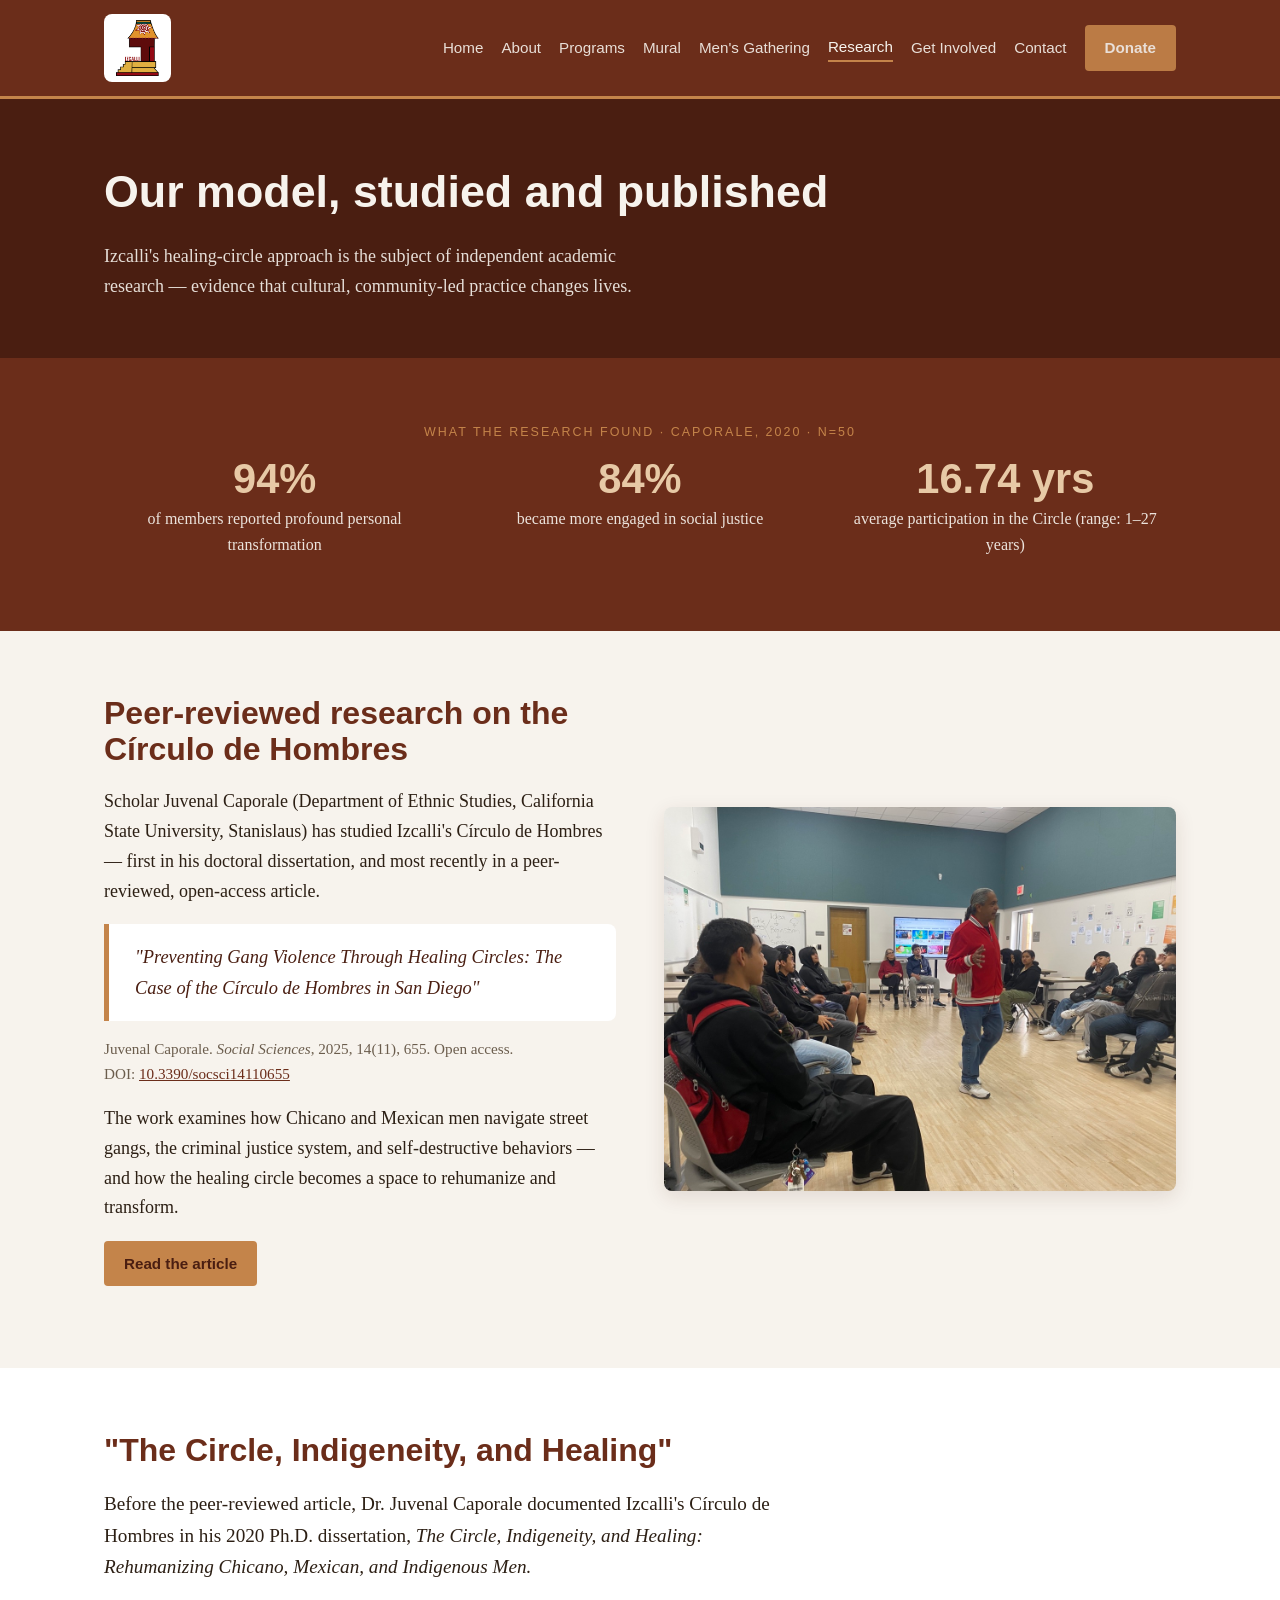
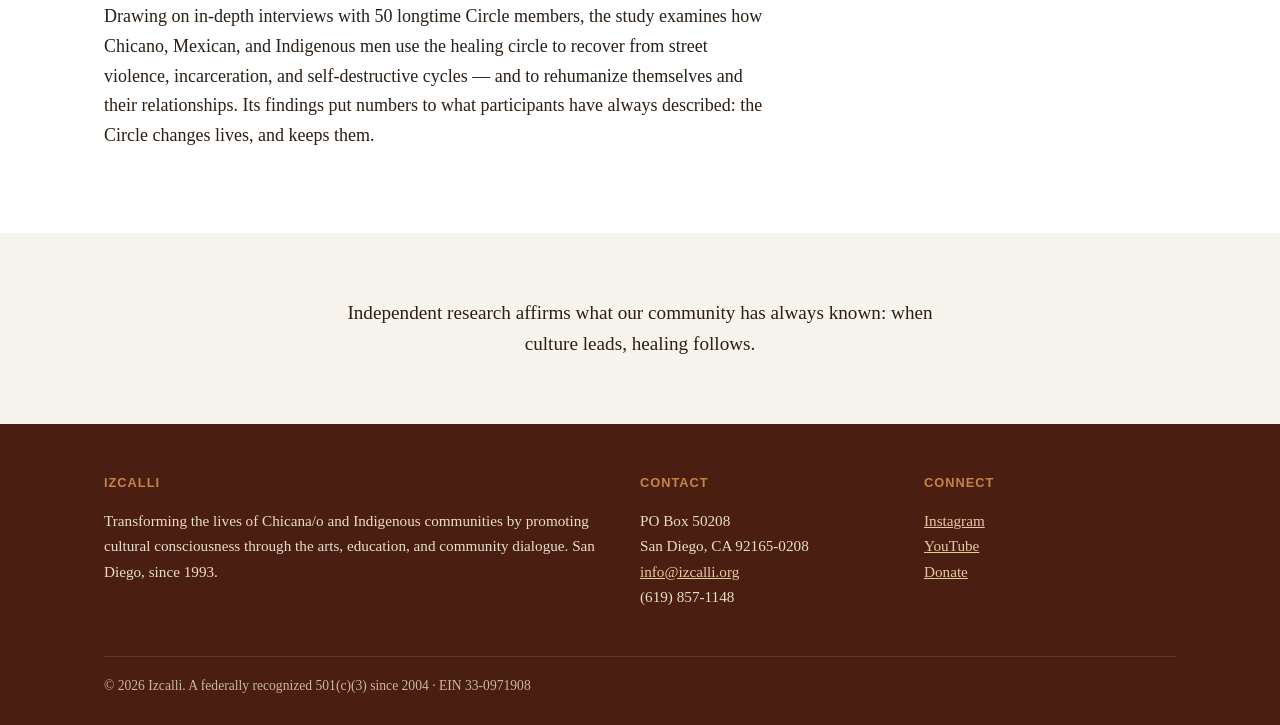
<file: research.html>
<!DOCTYPE html>
<html lang="en">
<head>
<meta charset="utf-8">
<meta name="viewport" content="width=device-width, initial-scale=1">
<meta name="robots" content="noindex, nofollow">
<title>Research &middot; Izcalli</title>
<link rel="stylesheet" href="assets/style.css">
</head>
<body>
<header class="site-header"><div class="wrap">
  <a class="brand" href="index.html"><img src="assets/img/logo.png" alt="Izcalli"></a>
  <nav class="nav"><a href="index.html">Home</a><a href="about.html">About</a><a href="programs.html">Programs</a><a href="mural.html">Mural</a><a href="mens-gathering.html">Men's Gathering</a><a href="research.html" class="active">Research</a><a href="get-involved.html">Get Involved</a><a href="contact.html">Contact</a>
    <a class="btn" href="donate.html">Donate</a>
  </nav>
</div></header>

<section class="pagehead"><div class="wrap">
  <h1>Our model, studied and published</h1>
  <p>Izcalli's healing-circle approach is the subject of independent academic research &mdash; evidence that cultural, community-led practice changes lives.</p>
</div></section>

<section class="section impact"><div class="wrap">
  <p class="kicker center">What the research found &middot; Caporale, 2020 &middot; n=50</p>
  <div class="grid">
    <div class="stat"><div class="num">94%</div><div class="lbl">of members reported profound personal transformation</div></div>
    <div class="stat"><div class="num">84%</div><div class="lbl">became more engaged in social justice</div></div>
    <div class="stat"><div class="num">16.74 yrs</div><div class="lbl">average participation in the Circle (range: 1&ndash;27 years)</div></div>
  </div>
</div></section>

<section class="section"><div class="wrap split">
  <div>
    <h2>Peer-reviewed research on the C&iacute;rculo de Hombres</h2>
    <p>Scholar Juvenal Caporale (Department of Ethnic Studies, California State University, Stanislaus) has studied Izcalli's C&iacute;rculo de Hombres &mdash; first in his doctoral dissertation, and most recently in a peer-reviewed, open-access article.</p>
    <blockquote>"Preventing Gang Violence Through Healing Circles: The Case of the C&iacute;rculo de Hombres in San Diego"</blockquote>
    <p class="muted">Juvenal Caporale. <em>Social Sciences</em>, 2025, 14(11), 655. Open access.<br>
    DOI: <a href="https://doi.org/10.3390/socsci14110655">10.3390/socsci14110655</a></p>
    <p>The work examines how Chicano and Mexican men navigate street gangs, the criminal justice system, and self-destructive behaviors &mdash; and how the healing circle becomes a space to rehumanize and transform.</p>
    <p><a class="btn" href="https://doi.org/10.3390/socsci14110655">Read the article</a></p>
  </div>
  <img src="assets/img/approach-circle.jpg" alt="Izcalli healing circle in session">
</div></section>

<section class="section alt"><div class="wrap">
  <h2>"The Circle, Indigeneity, and Healing"</h2>
  <p class="lead" style="max-width:74ch">Before the peer-reviewed article, Dr. Juvenal Caporale documented Izcalli's C&iacute;rculo de Hombres in his 2020 Ph.D. dissertation, <em>The Circle, Indigeneity, and Healing: Rehumanizing Chicano, Mexican, and Indigenous Men.</em></p>
  <p style="max-width:74ch">Drawing on in-depth interviews with 50 longtime Circle members, the study examines how Chicano, Mexican, and Indigenous men use the healing circle to recover from street violence, incarceration, and self-destructive cycles &mdash; and to rehumanize themselves and their relationships. Its findings put numbers to what participants have always described: the Circle changes lives, and keeps them.</p>
</div></section>

<section class="section"><div class="wrap center">
  <p class="lead" style="max-width:64ch;margin:0 auto">Independent research affirms what our community has always known: when culture leads, healing follows.</p>
</div></section>

<footer class="site-footer"><div class="wrap">
  <div class="grid">
    <div>
      <h4>Izcalli</h4>
      <p>Transforming the lives of Chicana/o and Indigenous communities by promoting cultural consciousness through the arts, education, and community dialogue. San Diego, since 1993.</p>
    </div>
    <div>
      <h4>Contact</h4>
      <p>PO Box 50208<br>San Diego, CA 92165-0208<br>
      <a href="mailto:info@izcalli.org">info@izcalli.org</a><br>(619) 857-1148</p>
    </div>
    <div>
      <h4>Connect</h4>
      <p><a href="https://www.instagram.com/teatroizcalli/">Instagram</a><br>
      <a href="https://www.youtube.com/@IzcalliOrg">YouTube</a><br>
      <a href="donate.html">Donate</a></p>
    </div>
  </div>
  <div class="bottom">
    <span>&copy; 2026 Izcalli. A federally recognized 501(c)(3) since 2004 &middot; EIN 33-0971908</span>
  </div>
</div></footer>
</body>
</html>
</file>
<file: assets/style.css>
/* Izcalli.org — Phase 1 prototype stylesheet
   Earth-tone palette carried from the existing izcalli-history.html:
   cream #F7F3ED · ink #2C1F14 · maroon #6B2D1A · tan/ochre #C4844A */

:root{
  --cream:#F7F3ED;
  --ink:#2C1F14;
  --maroon:#6B2D1A;
  --maroon-dark:#4A1E11;
  --tan:#C4844A;
  --tan-soft:#E7C9A6;
  --line:#E0D5C5;
  --max:1120px;
}

*{box-sizing:border-box}
html{scroll-behavior:smooth}
body{
  margin:0;
  font-family:Georgia,'Times New Roman',serif;
  background:var(--cream);
  color:var(--ink);
  line-height:1.65;
  font-size:18px;
}
img{max-width:100%;display:block}
a{color:var(--maroon)}
h1,h2,h3,h4,.sans{font-family:'Helvetica Neue',Arial,sans-serif}
h2{font-size:2rem;color:var(--maroon);margin:0 0 .6em;line-height:1.15}
h3{font-size:1.25rem;color:var(--maroon-dark);margin:0 0 .4em}
.wrap{max-width:var(--max);margin:0 auto;padding:0 24px}
.section{padding:64px 0}
.section.alt{background:#fff}
.lead{font-size:1.2rem}
.center{text-align:center}
.muted{color:#6b5d4d;font-size:.95rem}

/* ---------- Header ---------- */
.site-header{
  position:sticky;top:0;z-index:50;
  background:var(--maroon);color:var(--cream);
  border-bottom:3px solid var(--tan);
}
.site-header .wrap{display:flex;align-items:center;gap:24px;
  padding-top:14px;padding-bottom:14px;flex-wrap:wrap}
.brand{font-family:'Helvetica Neue',Arial,sans-serif;font-weight:700;
  font-size:1.4rem;color:var(--cream);text-decoration:none;letter-spacing:.5px}
.brand small{display:block;font-weight:400;font-size:.7rem;opacity:.85;letter-spacing:.5px}
.nav{display:flex;gap:18px;flex-wrap:wrap;margin-left:auto;align-items:center}
.nav a{color:var(--cream);text-decoration:none;font-family:'Helvetica Neue',Arial,sans-serif;
  font-size:.95rem;opacity:.9}
.nav a:hover,.nav a.active{opacity:1;border-bottom:2px solid var(--tan)}
.btn{display:inline-block;background:var(--tan);color:var(--maroon-dark);
  text-decoration:none;font-family:'Helvetica Neue',Arial,sans-serif;font-weight:700;
  padding:10px 20px;border-radius:4px;border:none;cursor:pointer;font-size:.95rem}
.btn:hover{background:var(--tan-soft)}
.btn.ghost{background:transparent;border:2px solid var(--tan);color:var(--cream);padding:8px 16px}
.lang{display:flex;gap:4px;align-items:center;font-family:'Helvetica Neue',Arial,sans-serif;font-size:.8rem}
.lang button{background:transparent;border:1px solid var(--tan);color:var(--cream);
  border-radius:3px;padding:3px 8px;cursor:pointer;font-size:.8rem}
.lang button.on{background:var(--tan);color:var(--maroon-dark);font-weight:700}

/* ---------- Hero ---------- */
.hero{position:relative;color:#fff;text-align:center}
.hero img{width:100%;height:clamp(360px,60vh,620px);object-fit:cover;filter:brightness(.62)}
.hero .overlay{position:absolute;inset:0;display:flex;flex-direction:column;
  justify-content:center;align-items:center;padding:24px}
.hero h1{font-family:'Helvetica Neue',Arial,sans-serif;font-size:clamp(2rem,5vw,3.4rem);
  margin:0 0 .4em;max-width:14ch;text-shadow:0 2px 18px rgba(0,0,0,.55);line-height:1.1}
.hero p{font-size:clamp(1.05rem,2.4vw,1.4rem);max-width:60ch;
  text-shadow:0 2px 14px rgba(0,0,0,.6);margin:0 0 1.4em}
.hero .cta-row{display:flex;gap:14px;flex-wrap:wrap;justify-content:center}

.pagehead{background:var(--maroon-dark);color:var(--cream);padding:56px 0}
.pagehead h1{font-family:'Helvetica Neue',Arial,sans-serif;font-size:clamp(1.9rem,4vw,2.8rem);margin:0 0 .3em}
.pagehead p{margin:0;opacity:.9;max-width:60ch}
.kicker{font-family:'Helvetica Neue',Arial,sans-serif;text-transform:uppercase;
  letter-spacing:2px;font-size:.78rem;color:var(--tan);margin:0 0 8px}
.tagline{color:var(--maroon);font-weight:600;font-style:italic;
  font-size:1.08rem;margin:-2px 0 14px;max-width:60ch}

/* ---------- Cards ---------- */
.grid{display:grid;gap:24px}
.cols-2{grid-template-columns:repeat(2,1fr)}
.cols-3{grid-template-columns:repeat(3,1fr)}
.cols-4{grid-template-columns:repeat(4,1fr)}
.card{background:#fff;border:1px solid var(--line);border-radius:8px;overflow:hidden;
  box-shadow:0 2px 10px rgba(74,30,17,.06);display:flex;flex-direction:column}
.card img{height:190px;object-fit:cover;width:100%}
.card .body{padding:20px}
.card h3{margin-top:0}
.card p{margin:0;font-size:.98rem}
a.card{text-decoration:none;color:inherit;transition:box-shadow .15s ease,transform .15s ease}
a.card:hover{box-shadow:0 8px 22px rgba(74,30,17,.16);transform:translateY(-3px)}
a.card:hover h3{color:var(--maroon)}

/* anchor jump offset for the sticky header */
[id]{scroll-margin-top:96px}

.split{display:grid;grid-template-columns:1fr 1fr;gap:48px;align-items:center}
.split img{border-radius:8px;box-shadow:0 6px 20px rgba(74,30,17,.12)}

/* impact band */
.impact{background:var(--maroon);color:var(--cream);text-align:center}
.impact .grid{grid-template-columns:repeat(3,1fr)}
.stat{padding:8px}
.stat .num{font-family:'Helvetica Neue',Arial,sans-serif;font-size:2.6rem;font-weight:700;color:var(--tan-soft);line-height:1}
.stat .lbl{font-size:1rem;opacity:.92;margin-top:6px}

/* pillars / lists */
.pillars{display:grid;grid-template-columns:repeat(2,1fr);gap:22px;margin-top:8px}
.pillar{background:var(--cream);border-left:4px solid var(--tan);padding:16px 20px;border-radius:0 6px 6px 0}
.pillar h3{margin:0 0 .3em;font-size:1.08rem}
.pillar p{margin:0;font-size:.96rem}

blockquote{margin:0;padding:18px 26px;border-left:5px solid var(--tan);
  background:#fff;font-style:italic;color:var(--maroon-dark);font-size:1.15rem;border-radius:0 8px 8px 0}

.timeline{list-style:none;padding:0;margin:0;border-left:3px solid var(--tan);max-width:760px}
.timeline li{position:relative;padding:0 0 26px 28px}
.timeline li::before{content:"";position:absolute;left:-9px;top:4px;width:14px;height:14px;
  background:var(--maroon);border:3px solid var(--cream);border-radius:50%}
.timeline .yr{font-family:'Helvetica Neue',Arial,sans-serif;font-weight:700;color:var(--maroon)}

.calloutbox{background:var(--tan-soft);border-radius:8px;padding:28px 32px;text-align:center}
.note{background:#fff7ec;border:1px dashed var(--tan);border-radius:6px;padding:12px 16px;
  font-size:.9rem;color:#7a5a32}

.recog{columns:2;column-gap:40px}
.recog li{margin-bottom:8px;break-inside:avoid}
@media(max-width:760px){.recog{columns:1}}

ul.clean{list-style:none;padding:0}
ul.clean li{padding:8px 0 8px 28px;position:relative;border-bottom:1px solid var(--line)}
ul.clean li::before{content:"❖";position:absolute;left:0;color:var(--tan)}

/* ---------- Footer ---------- */
.site-footer{background:var(--maroon-dark);color:#e9ddcd;padding:48px 0 28px;font-size:.95rem}
.site-footer a{color:var(--tan-soft)}
.site-footer .grid{grid-template-columns:2fr 1fr 1fr;gap:32px}
.site-footer h4{font-family:'Helvetica Neue',Arial,sans-serif;color:var(--tan);
  text-transform:uppercase;letter-spacing:1px;font-size:.8rem;margin:0 0 12px}
.site-footer .bottom{border-top:1px solid rgba(255,255,255,.15);margin-top:32px;
  padding-top:18px;display:flex;justify-content:space-between;flex-wrap:wrap;gap:8px;opacity:.8;font-size:.85rem}

/* responsive */
@media(max-width:880px){
  .cols-3,.cols-4{grid-template-columns:repeat(2,1fr)}
  .split,.pillars,.impact .grid,.site-footer .grid{grid-template-columns:1fr}
  .nav{width:100%;margin-left:0}
}
@media(max-width:520px){
  .cols-2,.cols-3,.cols-4,.impact .grid{grid-template-columns:1fr}
}

/* ---------- Logo / bios / gallery (added 2026-06-14) ---------- */
.brand img{height:68px;width:auto;display:block;background:#fff;
  padding:6px 12px;border-radius:8px}

/* homepage: keep the logo prominent but on one compact row with the nav */
.site-header.home .wrap{padding-top:10px;padding-bottom:10px}
.site-header.home .brand img{height:92px;padding:8px 18px}

.bios{max-width:820px}
.bio{padding:22px 0;border-bottom:1px solid var(--line)}
.bio:last-child{border-bottom:none}
.bio h3{margin:0 0 2px}
.bio .role{font-family:'Helvetica Neue',Arial,sans-serif;font-weight:700;
  color:var(--maroon);font-size:.92rem;margin:0 0 10px;text-transform:uppercase;letter-spacing:.5px}
.bio p{margin:0}

.gallery{display:grid;grid-template-columns:repeat(3,1fr);gap:14px;margin-top:26px}
.gallery figure{margin:0}
.gallery img{width:100%;height:240px;object-fit:cover;border-radius:8px;display:block}
/* anchor the crop to the top so heads aren't cut off in tall/portrait photos */
.gallery img.top{object-position:center top}

/* ---------- Pull quotes (testimonials) ---------- */
.pullquote{margin:0;padding:24px 30px;border-left:5px solid var(--tan);
  background:#fff;border-radius:10px;box-shadow:0 6px 18px rgba(74,30,17,.08);
  font-size:1.08rem;font-style:italic;line-height:1.5;color:var(--ink)}
.pullquote cite{display:block;margin-top:14px;font-style:normal;font-weight:700;
  font-size:.9rem;letter-spacing:.3px;color:var(--maroon);
  font-family:'Helvetica Neue',Arial,sans-serif}
.pullquote.feature{text-align:center;border-left:none;border-top:5px solid var(--tan);
  font-size:1.3rem;max-width:880px;margin:0 auto;padding:34px 40px}
.quote-pair{display:grid;grid-template-columns:1fr 1fr;gap:22px;margin-top:26px}
@media(max-width:760px){.quote-pair{grid-template-columns:1fr}
  .pullquote.feature{font-size:1.12rem;padding:26px 22px}}
.gallery figcaption{font-size:.85rem;color:var(--muted,#7a5a32);margin-top:6px}
@media(max-width:760px){.gallery{grid-template-columns:1fr}}

/* full-width uncropped mural photo (panorama) */
.mural-pano{margin:26px 0 0}
.mural-pano img{width:100%;height:auto;display:block;border-radius:10px}
.mural-pano figcaption{font-size:.85rem;color:var(--muted,#7a5a32);margin-top:6px}

/* program photo strip: a row of real moments under a program description */
.photo-strip{display:grid;grid-template-columns:repeat(auto-fit,minmax(170px,1fr));gap:12px;margin-top:24px}
.photo-strip img{width:100%;height:160px;object-fit:cover;border-radius:8px;display:block;
  box-shadow:0 4px 14px rgba(74,30,17,.12)}
@media(max-width:760px){.photo-strip{grid-template-columns:repeat(2,1fr)}}
/* "natural" strip: horizontal photos shown uncropped (no head cut-off) */
.photo-strip.natural{grid-template-columns:repeat(2,1fr);align-items:start}
.photo-strip.natural img{height:auto;object-fit:contain}
@media(max-width:760px){.photo-strip.natural{grid-template-columns:1fr}}

/* community life: grouped photo clusters */
.community .cluster{margin-top:30px}
.community .cluster h3{margin:0 0 4px}
.community .cluster p.muted{margin:0 0 14px;max-width:72ch}

/* funders / supporters wall (light section, per-logo cards) */
.funders-section{background:var(--cream)}
.funders{display:flex;flex-wrap:wrap;align-items:stretch;justify-content:center;
  gap:20px;margin-top:32px}
.funder-card{display:flex;align-items:center;justify-content:center;
  background:#fff;border:1px solid var(--line);border-radius:12px;
  box-shadow:0 1px 3px rgba(44,31,20,.06);
  width:200px;height:96px;padding:18px 24px}
.funder-card--dark{background:var(--ink);border-color:var(--ink)}
.funder-card img{max-height:100%;max-width:100%;width:auto;object-fit:contain;display:block}
/* seal-only funder (e.g. SD DA): seal + readable name caption */
.funder-card--seal{justify-content:flex-start;gap:12px;padding:12px 16px}
.funder-card--seal img{height:62px;max-height:none;flex:none}
.funder-card--seal .funder-name{font:600 11px/1.3 var(--sans,system-ui,sans-serif);
  color:var(--ink);text-align:left}
@media(max-width:760px){.funders{gap:14px}.funder-card{width:148px;height:78px;padding:14px 18px}
  .funder-card--seal{padding:10px 12px;gap:9px}.funder-card--seal img{height:48px}
  .funder-card--seal .funder-name{font-size:10px}}
</file>
